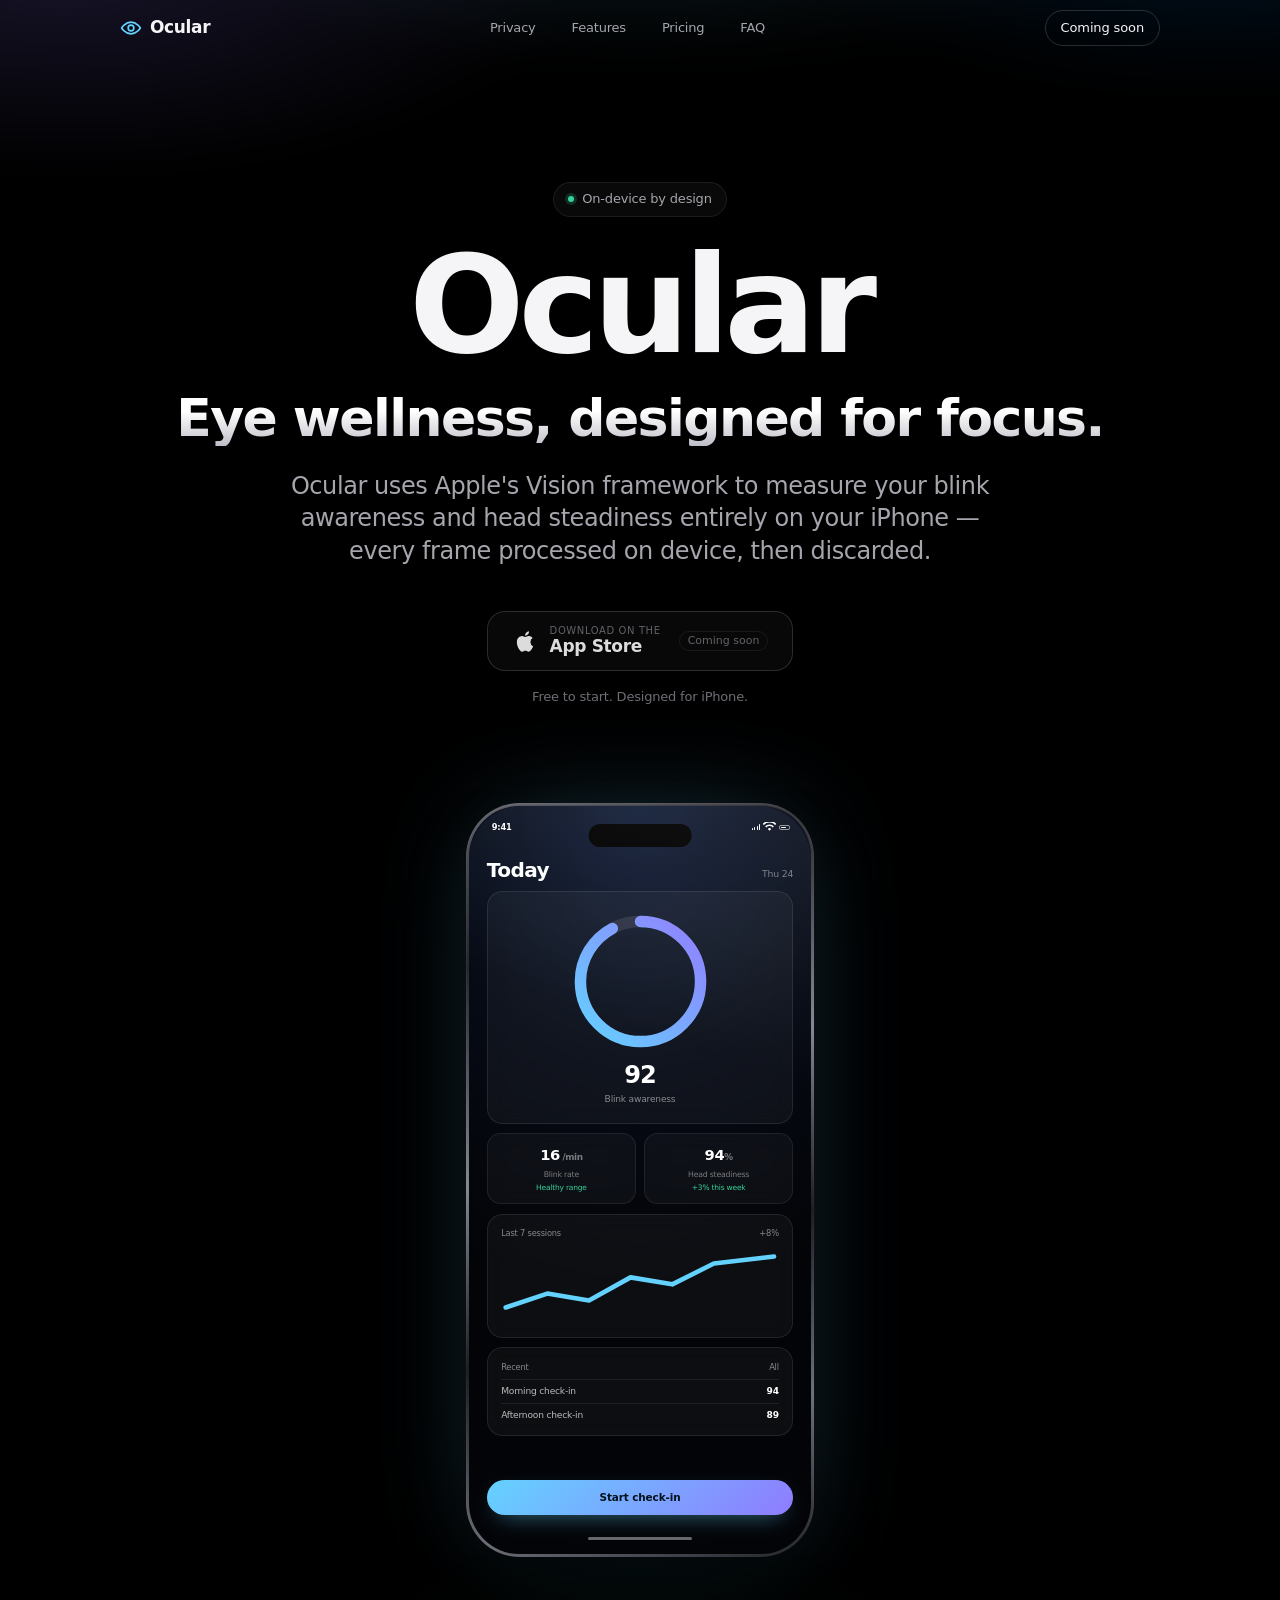
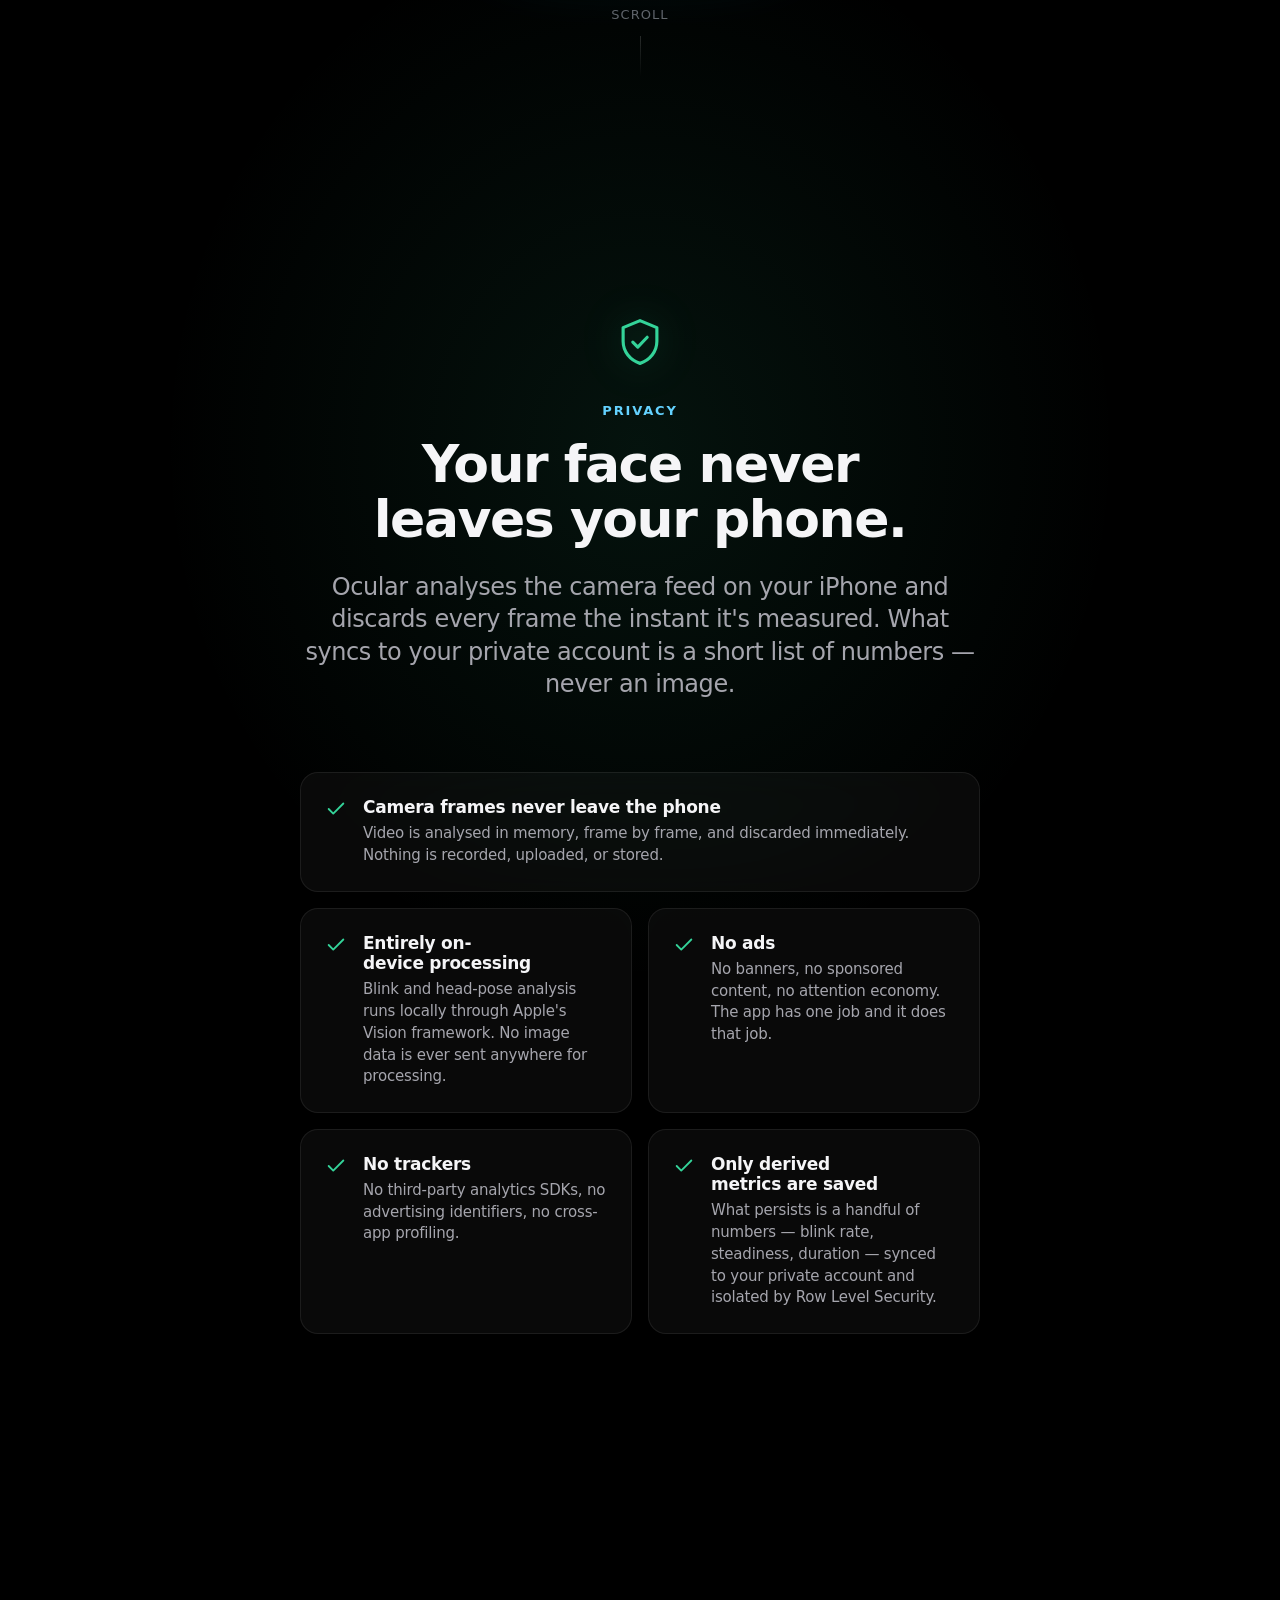
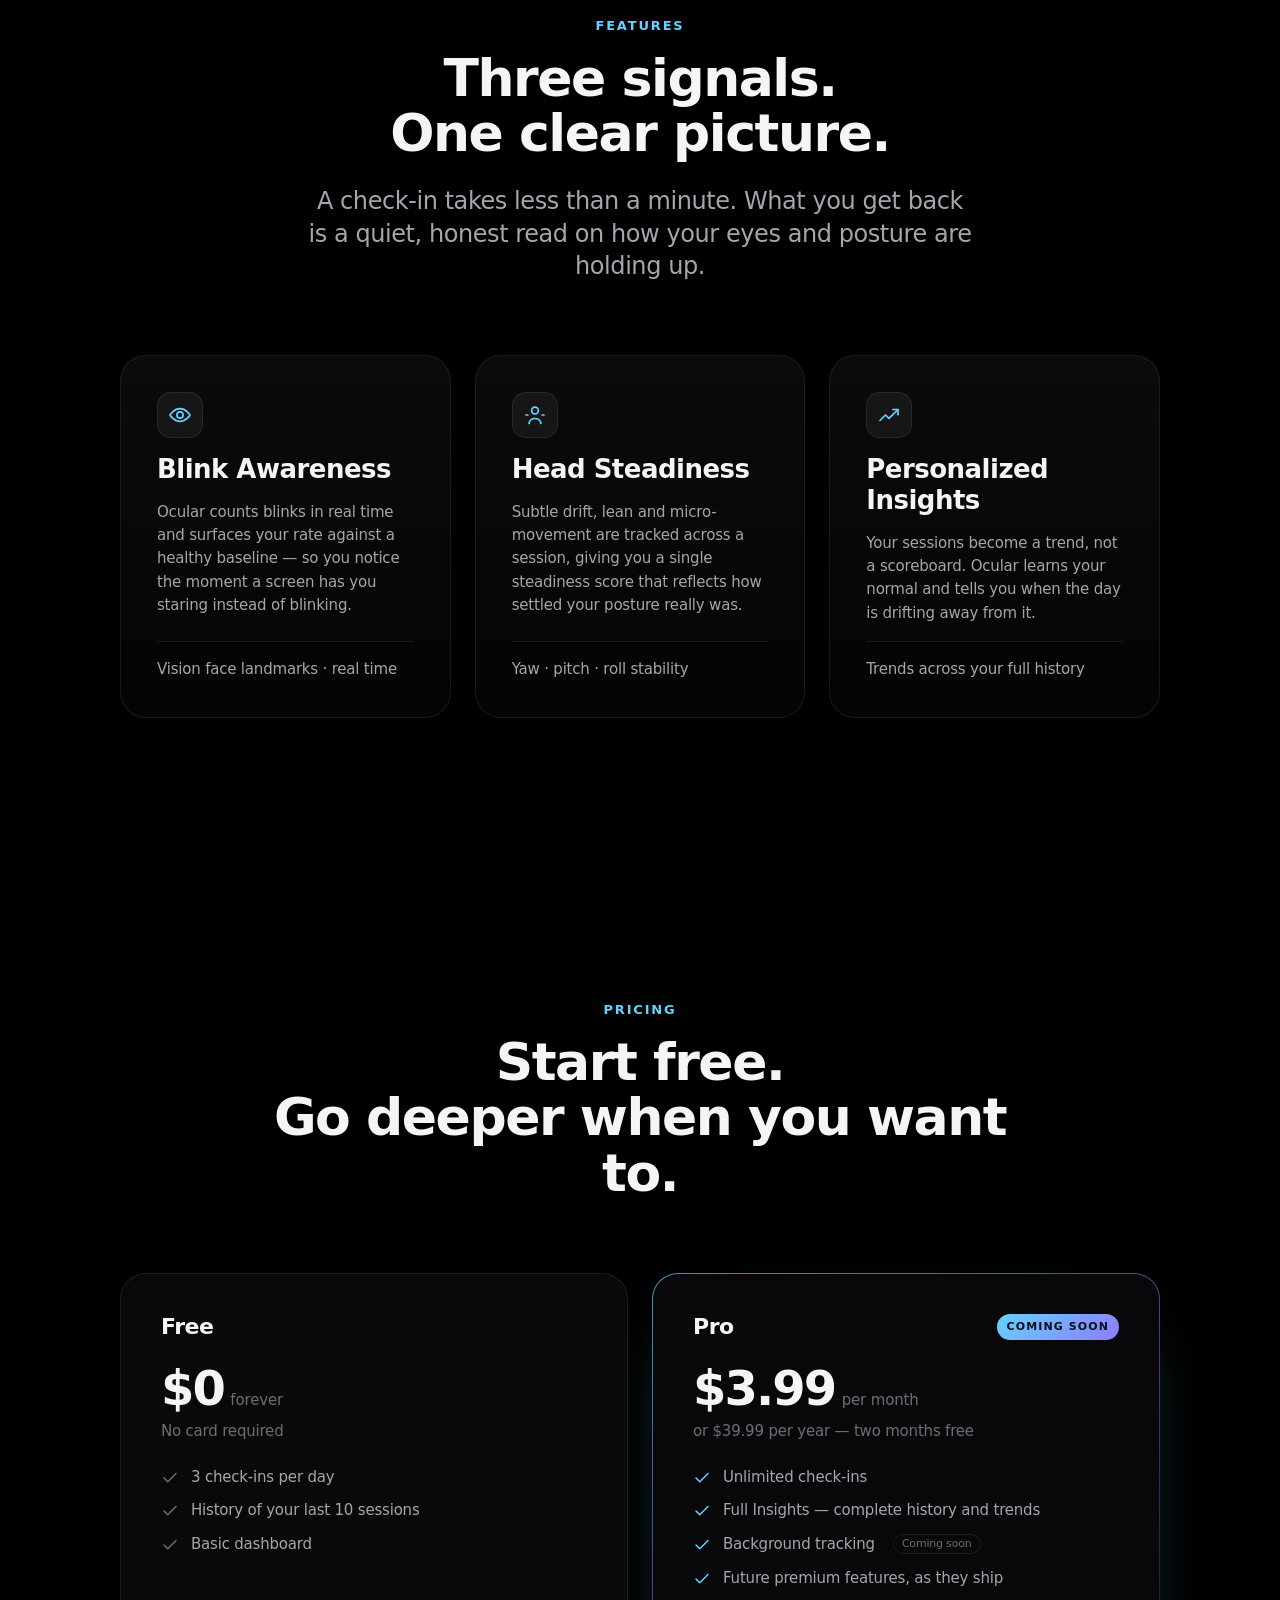
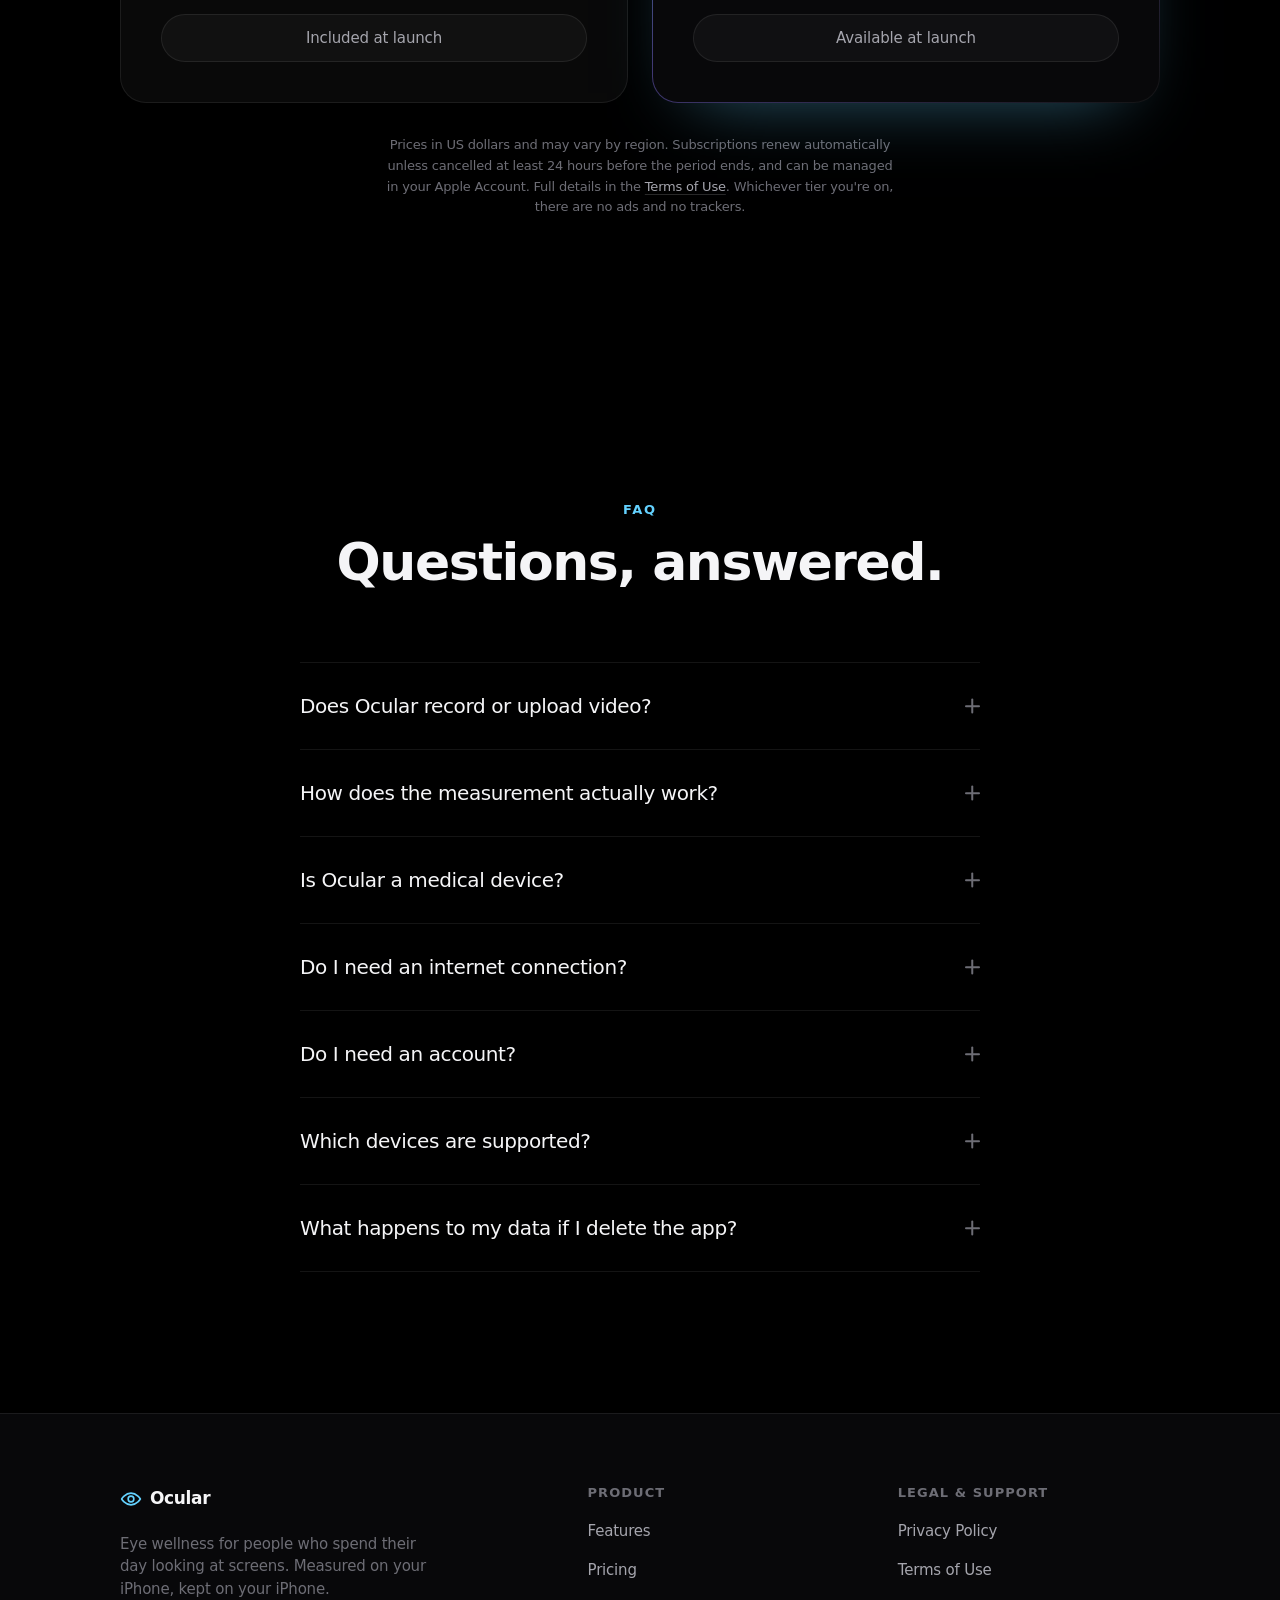
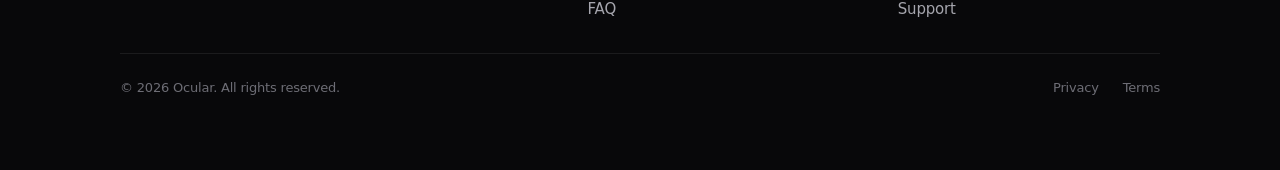
<file: index.html>
<!DOCTYPE html>
<html lang="en">
<head>
<meta charset="utf-8">
<meta name="viewport" content="width=device-width, initial-scale=1, viewport-fit=cover">
<title>Ocular — Eye wellness, designed for focus.</title>
<meta name="description" content="Ocular measures blink awareness and head steadiness entirely on your iPhone using Apple's Vision framework. Camera frames never leave your device.">
<meta name="theme-color" content="#000000">
<meta name="color-scheme" content="dark">
<meta name="robots" content="index, follow">
<link rel="canonical" href="https://ocular.app/">
<link rel="icon" href="data:image/svg+xml,%3Csvg xmlns='http://www.w3.org/2000/svg' viewBox='0 0 24 24' fill='none' stroke='%2364d2ff' stroke-width='2' stroke-linecap='round' stroke-linejoin='round'%3E%3Cpath d='M1.8 12S5.4 5.6 12 5.6 22.2 12 22.2 12 18.6 18.4 12 18.4 1.8 12 1.8 12Z'/%3E%3Ccircle cx='12' cy='12' r='3.1'/%3E%3C/svg%3E">
<link rel="apple-touch-icon" href="favicon.png">

<!-- Open Graph -->
<meta property="og:type" content="website">
<meta property="og:site_name" content="Ocular">
<meta property="og:url" content="https://ocular.app/">
<meta property="og:title" content="Ocular — Eye wellness, designed for focus.">
<meta property="og:description" content="Blink awareness and head steadiness, measured entirely on-device with Apple's Vision framework.">
<meta property="og:image" content="https://ocular.app/og.png">
<meta property="og:image:alt" content="Ocular for iPhone">
<meta property="og:locale" content="en_US">

<!-- Twitter -->
<meta name="twitter:card" content="summary_large_image">
<meta name="twitter:title" content="Ocular — Eye wellness, designed for focus.">
<meta name="twitter:description" content="Blink awareness and head steadiness, measured entirely on-device with Apple's Vision framework.">
<meta name="twitter:image" content="https://ocular.app/og.png">

<link rel="stylesheet" href="styles.css">
<script>document.documentElement.className = "js";</script>

<script type="application/ld+json">
{
  "@context": "https://schema.org",
  "@type": "SoftwareApplication",
  "name": "Ocular",
  "applicationCategory": "HealthApplication",
  "operatingSystem": "iOS",
  "description": "Ocular measures blink awareness and head steadiness entirely on-device using Apple's Vision framework.",
  "url": "https://ocular.app/",
  "offers": [
    {
      "@type": "Offer",
      "name": "Free",
      "price": "0",
      "priceCurrency": "USD"
    },
    {
      "@type": "Offer",
      "name": "Ocular Pro (monthly)",
      "price": "3.99",
      "priceCurrency": "USD"
    },
    {
      "@type": "Offer",
      "name": "Ocular Pro (yearly)",
      "price": "39.99",
      "priceCurrency": "USD"
    }
  ]
}
</script>
</head>

<body>
<a class="skip-link" href="#main">Skip to content</a>

<header class="nav" id="nav">
  <div class="container">
    <div class="nav__inner">
      <a class="brand" href="/" aria-label="Ocular — home">
        <svg class="brand__mark" viewBox="0 0 24 24" fill="none" stroke="currentColor" stroke-width="1.8" stroke-linecap="round" stroke-linejoin="round" aria-hidden="true">
          <path d="M1.8 12S5.4 5.6 12 5.6 22.2 12 22.2 12 18.6 18.4 12 18.4 1.8 12 1.8 12Z"/>
          <circle cx="12" cy="12" r="3.1"/>
        </svg>
        Ocular
      </a>

      <nav class="nav__links" aria-label="Primary">
        <a class="nav__link" href="#privacy">Privacy</a>
        <a class="nav__link" href="#features">Features</a>
        <a class="nav__link" href="#pricing">Pricing</a>
        <a class="nav__link" href="#faq">FAQ</a>
      </nav>

      <a class="btn btn--small btn--ghost nav__cta" href="#download">Coming soon</a>

      <button class="nav__toggle" id="navToggle" type="button" aria-expanded="false" aria-controls="navSheet" aria-label="Menu">
        <span></span>
        <span></span>
      </button>
    </div>
  </div>

  <div class="nav__sheet" id="navSheet">
    <div class="nav__sheet-inner">
      <div class="container">
        <ul>
          <li><a href="#privacy">Privacy</a></li>
          <li><a href="#features">Features</a></li>
          <li><a href="#pricing">Pricing</a></li>
          <li><a href="#faq">FAQ</a></li>
          <li><a href="privacy.html">Privacy Policy</a></li>
          <li><a href="terms.html">Terms of Use</a></li>
        </ul>
      </div>
    </div>
  </div>
</header>

<main id="main">

  <!-- ============================ Hero ============================ -->
  <section class="hero" aria-labelledby="hero-title">
    <div class="hero__glow" aria-hidden="true"></div>
    <div class="container">
      <p class="badge reveal">
        <span class="badge__dot" aria-hidden="true"></span>
        On-device by design
      </p>

      <h1 class="hero__title reveal" id="hero-title" style="--delay:60ms">Ocular</h1>

      <p class="hero__subtitle reveal" style="--delay:120ms">Eye wellness, designed for focus.</p>

      <p class="lead hero__copy reveal" style="--delay:180ms">
        Ocular uses Apple's Vision framework to measure your blink awareness and head
        steadiness entirely on your iPhone — every frame processed on device, then discarded.
      </p>

      <div class="hero__actions reveal" id="download" style="--delay:240ms">
        <button class="appstore" type="button" disabled>
          <svg viewBox="0 0 24 24" fill="currentColor" aria-hidden="true">
            <path d="M17.05 12.72a4.19 4.19 0 0 1 2-3.52 4.3 4.3 0 0 0-3.39-1.83c-1.43-.15-2.8.85-3.53.85s-1.85-.83-3.05-.81a4.51 4.51 0 0 0-3.8 2.32C3.63 12.6 4.85 17 6.44 19.4c.78 1.18 1.7 2.5 2.91 2.46s1.61-.76 3.02-.76 1.81.76 3.05.73 2.06-1.19 2.83-2.38a10.4 10.4 0 0 0 1.28-2.63 4.06 4.06 0 0 1-2.48-3.72ZM14.8 5.86A4.13 4.13 0 0 0 15.75 3a4.2 4.2 0 0 0-2.75 1.42 3.92 3.92 0 0 0-.98 2.78 3.47 3.47 0 0 0 2.78-1.34Z"/>
          </svg>
          <span class="appstore__text">
            <small>Download on the</small>
            <strong>App Store</strong>
          </span>
          <span class="soon">Coming soon</span>
        </button>
        <p class="cta-note">Free to start. Designed for iPhone.</p>
      </div>

      <div class="hero__device reveal" style="--delay:300ms">
        <!-- iPhone mockup placeholder — replace with a real screenshot when available -->
        <div class="phone" id="phone" role="img" aria-label="Ocular app preview: a Today screen showing a blink awareness score of 92, 16 blinks per minute, 94 percent head steadiness, and a session trend chart.">
          <div class="phone__screen">
            <div class="phone__island" aria-hidden="true"></div>

            <div class="phone__status" aria-hidden="true">
              <span>9:41</span>
              <span class="phone__status-icons">
                <span class="phone__bars"><i></i><i></i><i></i><i></i></span>
                <svg width="13" height="10" viewBox="0 0 16 12" fill="#fff"><path d="M8 10.5 5.9 8.4a3 3 0 0 1 4.2 0L8 10.5Zm-4-4-1.4-1.4a7.6 7.6 0 0 1 10.8 0L12 6.5a5.6 5.6 0 0 0-8 0ZM1 3.5-.4 2.1a11.6 11.6 0 0 1 16.8 0L15 3.5a9.6 9.6 0 0 0-14 0Z"/></svg>
                <span class="phone__battery"><i></i></span>
              </span>
            </div>

            <div class="phone__app">
              <div class="phone__greeting">
                <h3>Today</h3>
                <span>Thu 24</span>
              </div>

              <div class="phone__card phone__ring">
                <svg viewBox="0 0 100 100" aria-hidden="true">
                  <defs>
                    <linearGradient id="ocularRing" x1="0" y1="0" x2="1" y2="1">
                      <stop offset="0%" stop-color="#64d2ff"/>
                      <stop offset="100%" stop-color="#8f7cff"/>
                    </linearGradient>
                  </defs>
                  <circle class="phone__ring-track" cx="50" cy="50" r="42"/>
                  <circle class="phone__ring-value" cx="50" cy="50" r="42"/>
                </svg>
                <span class="phone__ring-label">
                  <strong>92</strong>
                  <span>Blink awareness</span>
                </span>
              </div>

              <div class="phone__stats">
                <div class="phone__card phone__stat">
                  <b>16<span style="font-size:.6em"> /min</span></b>
                  <span>Blink rate</span>
                  <i>Healthy range</i>
                </div>
                <div class="phone__card phone__stat">
                  <b>94<span style="font-size:.6em">%</span></b>
                  <span>Head steadiness</span>
                  <i>+3% this week</i>
                </div>
              </div>

              <div class="phone__card phone__wave">
                <div class="phone__wave-head">
                  <span>Last 7 sessions</span>
                  <span>+8%</span>
                </div>
                <svg viewBox="0 0 120 34" aria-hidden="true">
                  <path pathLength="100" d="M2 27 L20 21 L38 24 L56 14 L74 17 L92 8 L118 5"/>
                </svg>
              </div>

              <div class="phone__card phone__sessions">
                <div class="phone__wave-head">
                  <span>Recent</span>
                  <span>All</span>
                </div>
                <div class="phone__row"><span>Morning check-in</span><b>94</b></div>
                <div class="phone__row"><span>Afternoon check-in</span><b>89</b></div>
              </div>

              <span class="phone__cta">Start check-in</span>
              <div class="phone__home" aria-hidden="true"></div>
            </div>
          </div>
        </div>
      </div>

      <p class="scroll-cue reveal" aria-hidden="true">Scroll<span></span></p>
    </div>
  </section>

  <!-- ============================ Privacy ============================ -->
  <section class="section privacy" id="privacy" aria-labelledby="privacy-title">
    <div class="container container--narrow">
      <div class="section__head section__head--center">
        <svg class="privacy__shield reveal" viewBox="0 0 24 24" fill="none" stroke="currentColor" stroke-width="1.4" stroke-linecap="round" stroke-linejoin="round" aria-hidden="true">
          <path d="M12 2.5 4.5 5.6v6.1c0 4.6 3.1 8.4 7.5 9.8 4.4-1.4 7.5-5.2 7.5-9.8V5.6L12 2.5Z"/>
          <path d="m8.8 12.1 2.2 2.2 4.2-4.4"/>
        </svg>
        <span class="eyebrow reveal">Privacy</span>
        <h2 id="privacy-title" class="reveal" style="--delay:60ms">Your face never<br>leaves your phone.</h2>
        <p class="lead reveal" style="--delay:120ms">
          Ocular analyses the camera feed on your iPhone and discards every frame the
          instant it's measured. What syncs to your private account is a short list of
          numbers — never an image.
        </p>
      </div>

      <ul class="privacy__list">
        <li class="privacy__item reveal">
          <svg class="privacy__check" viewBox="0 0 24 24" fill="none" stroke="currentColor" stroke-width="2" stroke-linecap="round" stroke-linejoin="round" aria-hidden="true"><path d="M20 6 9 17l-5-5"/></svg>
          <div>
            <h3>Camera frames never leave the phone</h3>
            <p>Video is analysed in memory, frame by frame, and discarded immediately. Nothing is recorded, uploaded, or stored.</p>
          </div>
        </li>
        <li class="privacy__item reveal" style="--delay:60ms">
          <svg class="privacy__check" viewBox="0 0 24 24" fill="none" stroke="currentColor" stroke-width="2" stroke-linecap="round" stroke-linejoin="round" aria-hidden="true"><path d="M20 6 9 17l-5-5"/></svg>
          <div>
            <h3>Entirely on-device processing</h3>
            <p>Blink and head-pose analysis runs locally through Apple's Vision framework. No image data is ever sent anywhere for processing.</p>
          </div>
        </li>
        <li class="privacy__item reveal" style="--delay:120ms">
          <svg class="privacy__check" viewBox="0 0 24 24" fill="none" stroke="currentColor" stroke-width="2" stroke-linecap="round" stroke-linejoin="round" aria-hidden="true"><path d="M20 6 9 17l-5-5"/></svg>
          <div>
            <h3>No ads</h3>
            <p>No banners, no sponsored content, no attention economy. The app has one job and it does that job.</p>
          </div>
        </li>
        <li class="privacy__item reveal" style="--delay:180ms">
          <svg class="privacy__check" viewBox="0 0 24 24" fill="none" stroke="currentColor" stroke-width="2" stroke-linecap="round" stroke-linejoin="round" aria-hidden="true"><path d="M20 6 9 17l-5-5"/></svg>
          <div>
            <h3>No trackers</h3>
            <p>No third-party analytics SDKs, no advertising identifiers, no cross-app profiling.</p>
          </div>
        </li>
        <li class="privacy__item reveal" style="--delay:240ms">
          <svg class="privacy__check" viewBox="0 0 24 24" fill="none" stroke="currentColor" stroke-width="2" stroke-linecap="round" stroke-linejoin="round" aria-hidden="true"><path d="M20 6 9 17l-5-5"/></svg>
          <div>
            <h3>Only derived metrics are saved</h3>
            <p>What persists is a handful of numbers — blink rate, steadiness, duration — synced to your private account and isolated by Row Level Security.</p>
          </div>
        </li>
      </ul>
    </div>
  </section>

  <!-- ============================ Features ============================ -->
  <section class="section" id="features" aria-labelledby="features-title">
    <div class="container">
      <div class="section__head section__head--center">
        <span class="eyebrow reveal">Features</span>
        <h2 id="features-title" class="reveal" style="--delay:60ms">Three signals.<br>One clear picture.</h2>
        <p class="lead reveal" style="--delay:120ms">
          A check-in takes less than a minute. What you get back is a quiet, honest read
          on how your eyes and posture are holding up.
        </p>
      </div>

      <div class="features__grid">
        <article class="card reveal">
          <div class="card__icon" aria-hidden="true">
            <svg viewBox="0 0 24 24" fill="none" stroke="currentColor" stroke-width="1.7" stroke-linecap="round" stroke-linejoin="round">
              <path d="M2 12s3.6-6.4 10-6.4S22 12 22 12s-3.6 6.4-10 6.4S2 12 2 12Z"/>
              <circle cx="12" cy="12" r="3.1"/>
            </svg>
          </div>
          <h3>Blink Awareness</h3>
          <p>
            Ocular counts blinks in real time and surfaces your rate against a healthy
            baseline — so you notice the moment a screen has you staring instead of blinking.
          </p>
          <p class="card__meta">Vision face landmarks · real time</p>
        </article>

        <article class="card reveal" style="--delay:80ms">
          <div class="card__icon" aria-hidden="true">
            <svg viewBox="0 0 24 24" fill="none" stroke="currentColor" stroke-width="1.7" stroke-linecap="round" stroke-linejoin="round">
              <circle cx="12" cy="7.5" r="3.4"/>
              <path d="M6 20.5c.6-3.3 3-5 6-5s5.4 1.7 6 5"/>
              <path d="M3 12h1.8M19.2 12H21"/>
            </svg>
          </div>
          <h3>Head Steadiness</h3>
          <p>
            Subtle drift, lean and micro-movement are tracked across a session, giving you
            a single steadiness score that reflects how settled your posture really was.
          </p>
          <p class="card__meta">Yaw · pitch · roll stability</p>
        </article>

        <article class="card reveal" style="--delay:160ms">
          <div class="card__icon" aria-hidden="true">
            <svg viewBox="0 0 24 24" fill="none" stroke="currentColor" stroke-width="1.7" stroke-linecap="round" stroke-linejoin="round">
              <path d="M3 17.5 8.5 12l3.5 3.4L21 6.5"/>
              <path d="M15.8 6.5H21v5.2"/>
            </svg>
          </div>
          <h3>Personalized Insights</h3>
          <p>
            Your sessions become a trend, not a scoreboard. Ocular learns your normal and
            tells you when the day is drifting away from it.
          </p>
          <p class="card__meta">Trends across your full history</p>
        </article>
      </div>
    </div>
  </section>

  <!-- ============================ Pricing ============================ -->
  <section class="section" id="pricing" aria-labelledby="pricing-title">
    <div class="container">
      <div class="section__head section__head--center">
        <span class="eyebrow reveal">Pricing</span>
        <h2 id="pricing-title" class="reveal" style="--delay:60ms">Start free.<br>Go deeper when you want to.</h2>
      </div>

      <div class="pricing__grid">
        <article class="plan reveal" aria-labelledby="plan-free">
          <div class="plan__head">
            <h3 class="plan__name" id="plan-free">Free</h3>
          </div>

          <p class="plan__price">$0 <span>forever</span></p>
          <p class="plan__alt">No card required</p>

          <ul class="plan__features">
            <li>
              <svg viewBox="0 0 24 24" fill="none" stroke="currentColor" stroke-width="2" stroke-linecap="round" stroke-linejoin="round" aria-hidden="true"><path d="M20 6 9 17l-5-5"/></svg>
              3 check-ins per day
            </li>
            <li>
              <svg viewBox="0 0 24 24" fill="none" stroke="currentColor" stroke-width="2" stroke-linecap="round" stroke-linejoin="round" aria-hidden="true"><path d="M20 6 9 17l-5-5"/></svg>
              History of your last 10 sessions
            </li>
            <li>
              <svg viewBox="0 0 24 24" fill="none" stroke="currentColor" stroke-width="2" stroke-linecap="round" stroke-linejoin="round" aria-hidden="true"><path d="M20 6 9 17l-5-5"/></svg>
              Basic dashboard
            </li>
          </ul>

          <p class="btn btn--muted">Included at launch</p>
        </article>

        <article class="plan plan--pro reveal" style="--delay:80ms" aria-labelledby="plan-pro">
          <div class="plan__head">
            <h3 class="plan__name" id="plan-pro">Pro</h3>
            <span class="plan__tag">Coming soon</span>
          </div>

          <p class="plan__price">$3.99 <span>per month</span></p>
          <p class="plan__alt">or $39.99 per year — two months free</p>

          <ul class="plan__features">
            <li>
              <svg viewBox="0 0 24 24" fill="none" stroke="currentColor" stroke-width="2" stroke-linecap="round" stroke-linejoin="round" aria-hidden="true"><path d="M20 6 9 17l-5-5"/></svg>
              Unlimited check-ins
            </li>
            <li>
              <svg viewBox="0 0 24 24" fill="none" stroke="currentColor" stroke-width="2" stroke-linecap="round" stroke-linejoin="round" aria-hidden="true"><path d="M20 6 9 17l-5-5"/></svg>
              Full Insights — complete history and trends
            </li>
            <li>
              <svg viewBox="0 0 24 24" fill="none" stroke="currentColor" stroke-width="2" stroke-linecap="round" stroke-linejoin="round" aria-hidden="true"><path d="M20 6 9 17l-5-5"/></svg>
              Background tracking <span class="soon">Coming soon</span>
            </li>
            <li>
              <svg viewBox="0 0 24 24" fill="none" stroke="currentColor" stroke-width="2" stroke-linecap="round" stroke-linejoin="round" aria-hidden="true"><path d="M20 6 9 17l-5-5"/></svg>
              Future premium features, as they ship
            </li>
          </ul>

          <p class="btn btn--muted">Available at launch</p>
        </article>
      </div>

      <p class="pricing__note">
        Prices in US dollars and may vary by region. Subscriptions renew automatically unless
        cancelled at least 24 hours before the period ends, and can be managed in your Apple
        Account. Full details in the <a href="terms.html#subscriptions">Terms of Use</a>.
        Whichever tier you're on, there are no ads and no trackers.
      </p>
    </div>
  </section>

  <!-- ============================ FAQ ============================ -->
  <section class="section" id="faq" aria-labelledby="faq-title">
    <div class="container container--narrow">
      <div class="section__head section__head--center">
        <span class="eyebrow reveal">FAQ</span>
        <h2 id="faq-title" class="reveal" style="--delay:60ms">Questions, answered.</h2>
      </div>

      <div class="faq__list" id="faq-list">
        <details class="faq__item reveal">
          <summary class="faq__q">
            Does Ocular record or upload video?
            <span class="faq__icon" aria-hidden="true"></span>
          </summary>
          <div class="faq__a"><div class="faq__a-inner">
            <p>No. Frames from the front camera are analysed in memory and released straight away — nothing is recorded, and no photo or video is ever uploaded. When a session ends, only the numeric results sync to your account: blink rate, blink consistency, head steadiness, duration and timestamps.</p>
          </div></div>
        </details>

        <details class="faq__item reveal">
          <summary class="faq__q">
            How does the measurement actually work?
            <span class="faq__icon" aria-hidden="true"></span>
          </summary>
          <div class="faq__a"><div class="faq__a-inner">
            <p>Ocular uses Apple's Vision framework to detect face landmarks and head pose on-device. Eyelid geometry over time gives blink events; yaw, pitch and roll variance over the session gives head steadiness. Everything runs on the Neural Engine, so it's fast and battery-friendly.</p>
          </div></div>
        </details>

        <details class="faq__item reveal">
          <summary class="faq__q">
            Is Ocular a medical device?
            <span class="faq__icon" aria-hidden="true"></span>
          </summary>
          <div class="faq__a"><div class="faq__a-inner">
            <p>No. Ocular is a wellness app for general awareness of screen habits. It doesn't diagnose, treat, or prevent any condition. If your eyes hurt, your vision changes, or symptoms persist, please talk to an eye care professional.</p>
          </div></div>
        </details>

        <details class="faq__item reveal">
          <summary class="faq__q">
            Do I need an internet connection?
            <span class="faq__icon" aria-hidden="true"></span>
          </summary>
          <div class="faq__a"><div class="faq__a-inner">
            <p>Measurement is local, so a check-in itself works offline. Signing in and syncing finished sessions do need a connection — sessions you record offline sync once you're back online.</p>
          </div></div>
        </details>

        <details class="faq__item reveal">
          <summary class="faq__q">
            Do I need an account?
            <span class="faq__icon" aria-hidden="true"></span>
          </summary>
          <div class="faq__a"><div class="faq__a-inner">
            <p>Yes. An account is what lets your history follow you and survive a lost or replaced phone. Sign-in is handled by Supabase Auth, and your sessions are isolated at the database level by Row Level Security, so no other user can read them. You can delete the account and everything in it at any time.</p>
          </div></div>
        </details>

        <details class="faq__item reveal">
          <summary class="faq__q">
            Which devices are supported?
            <span class="faq__icon" aria-hidden="true"></span>
          </summary>
          <div class="faq__a"><div class="faq__a-inner">
            <p>Ocular is built for iPhone with a front-facing camera. The exact iOS version and supported device list are shown on the App Store listing.</p>
          </div></div>
        </details>

        <details class="faq__item reveal">
          <summary class="faq__q">
            What happens to my data if I delete the app?
            <span class="faq__icon" aria-hidden="true"></span>
          </summary>
          <div class="faq__a"><div class="faq__a-inner">
            <p>Your sessions belong to your account, so removing the app doesn't erase them. From inside Ocular you can export your data, delete a single session, delete every session, or permanently delete your account. See the <a href="privacy.html#deletion">Privacy Policy</a> for details.</p>
          </div></div>
        </details>
      </div>
    </div>
  </section>
</main>

<!-- ============================ Footer ============================ -->
<footer class="footer">
  <div class="container">
    <div class="footer__top">
      <div>
        <a class="brand" href="/" aria-label="Ocular — home">
          <svg class="brand__mark" viewBox="0 0 24 24" fill="none" stroke="currentColor" stroke-width="1.8" stroke-linecap="round" stroke-linejoin="round" aria-hidden="true">
            <path d="M1.8 12S5.4 5.6 12 5.6 22.2 12 22.2 12 18.6 18.4 12 18.4 1.8 12 1.8 12Z"/>
            <circle cx="12" cy="12" r="3.1"/>
          </svg>
          Ocular
        </a>
        <p class="footer__blurb">Eye wellness for people who spend their day looking at screens. Measured on your iPhone, kept on your iPhone.</p>
      </div>

      <div class="footer__col">
        <h2>Product</h2>
        <ul class="footer__links">
          <li><a href="#features">Features</a></li>
          <li><a href="#pricing">Pricing</a></li>
          <li><a href="#faq">FAQ</a></li>
        </ul>
      </div>

      <div class="footer__col">
        <h2>Legal &amp; support</h2>
        <ul class="footer__links">
          <li><a href="privacy.html">Privacy Policy</a></li>
          <li><a href="terms.html">Terms of Use</a></li>
          <li><a href="mailto:oculapp@gmail.com">Support</a></li>
        </ul>
      </div>
    </div>

    <div class="footer__bottom">
      <p>&copy; <span id="year">2026</span> Ocular. All rights reserved.</p>
      <p class="footer__legal">
        <a href="privacy.html">Privacy</a>
        <a href="terms.html">Terms</a>
      </p>
    </div>
  </div>
</footer>

<script>
(function () {
  "use strict";

  var reduceMotion = window.matchMedia("(prefers-reduced-motion: reduce)").matches;

  /* ---- Footer year ---- */
  var year = document.getElementById("year");
  if (year) year.textContent = new Date().getFullYear();

  /* ---- Sticky nav state ---- */
  var nav = document.getElementById("nav");
  var ticking = false;

  function onScroll() {
    if (ticking) return;
    ticking = true;
    requestAnimationFrame(function () {
      nav.classList.toggle("is-scrolled", window.scrollY > 8);
      ticking = false;
    });
  }

  window.addEventListener("scroll", onScroll, { passive: true });
  onScroll();

  /* ---- Mobile menu ---- */
  var toggle = document.getElementById("navToggle");
  var sheet = document.getElementById("navSheet");

  function closeMenu() {
    nav.classList.remove("is-open");
    toggle.setAttribute("aria-expanded", "false");
  }

  toggle.addEventListener("click", function () {
    var open = nav.classList.toggle("is-open");
    toggle.setAttribute("aria-expanded", String(open));
  });

  sheet.addEventListener("click", function (e) {
    if (e.target.closest("a")) closeMenu();
  });

  document.addEventListener("keydown", function (e) {
    if (e.key === "Escape" && nav.classList.contains("is-open")) {
      closeMenu();
      toggle.focus();
    }
  });

  /* ---- Scroll reveal ---- */
  var revealables = document.querySelectorAll(".reveal");

  if (!("IntersectionObserver" in window) || reduceMotion) {
    revealables.forEach(function (el) { el.classList.add("is-visible"); });
  } else {
    var observer = new IntersectionObserver(function (entries) {
      entries.forEach(function (entry) {
        if (!entry.isIntersecting) return;
        entry.target.classList.add("is-visible");
        observer.unobserve(entry.target);
      });
    }, { rootMargin: "0px 0px -8% 0px", threshold: 0.12 });

    revealables.forEach(function (el) { observer.observe(el); });
  }

  /* ---- Card cursor spotlight (fine pointers only) ---- */
  if (window.matchMedia("(hover: hover) and (pointer: fine)").matches) {
    document.querySelectorAll(".card").forEach(function (card) {
      card.addEventListener("pointermove", function (e) {
        var r = card.getBoundingClientRect();
        card.style.setProperty("--mx", (e.clientX - r.left) + "px");
        card.style.setProperty("--my", (e.clientY - r.top) + "px");
      });
    });
  }

  /* ---- Animated FAQ accordion (keeps native <details> semantics) ---- */
  document.querySelectorAll(".faq__item").forEach(function (item) {
    var summary = item.querySelector(".faq__q");

    summary.addEventListener("click", function (e) {
      if (!item.open || reduceMotion) return;

      // Delay the close so the height transition can play out.
      e.preventDefault();
      item.classList.add("is-closing");

      var panel = item.querySelector(".faq__a");
      var done = function () {
        item.open = false;
        item.classList.remove("is-closing");
        panel.removeEventListener("transitionend", done);
      };

      panel.addEventListener("transitionend", done);
      setTimeout(done, 500); // fallback if transitionend never fires
    });
  });

  /* ---- Gentle hero parallax on the device ---- */
  var phone = document.getElementById("phone");

  if (phone && !reduceMotion && window.matchMedia("(min-width: 800px)").matches) {
    var raf = false;
    window.addEventListener("scroll", function () {
      if (raf) return;
      raf = true;
      requestAnimationFrame(function () {
        var offset = Math.min(window.scrollY * 0.06, 40);
        phone.style.setProperty("--float", -offset + "px");
        raf = false;
      });
    }, { passive: true });
  }
})();
</script>
</body>
</html>
</file>
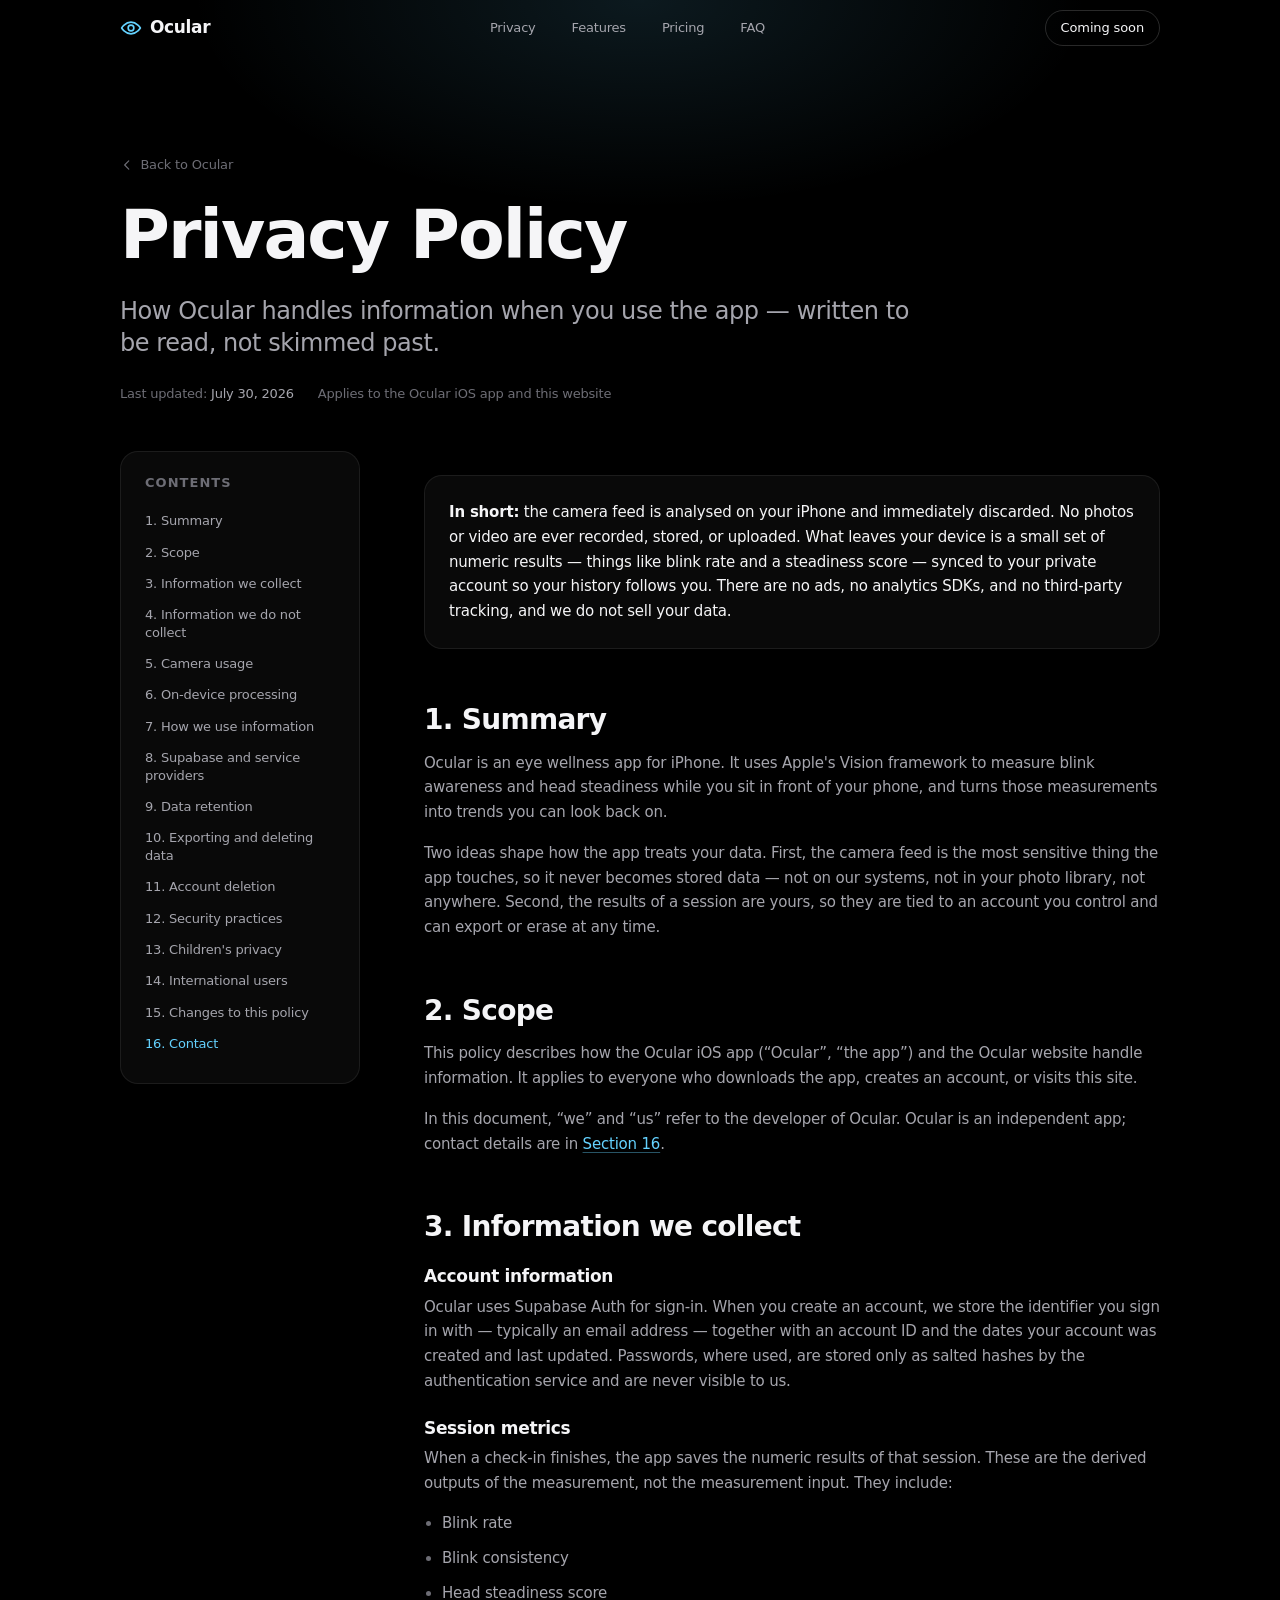
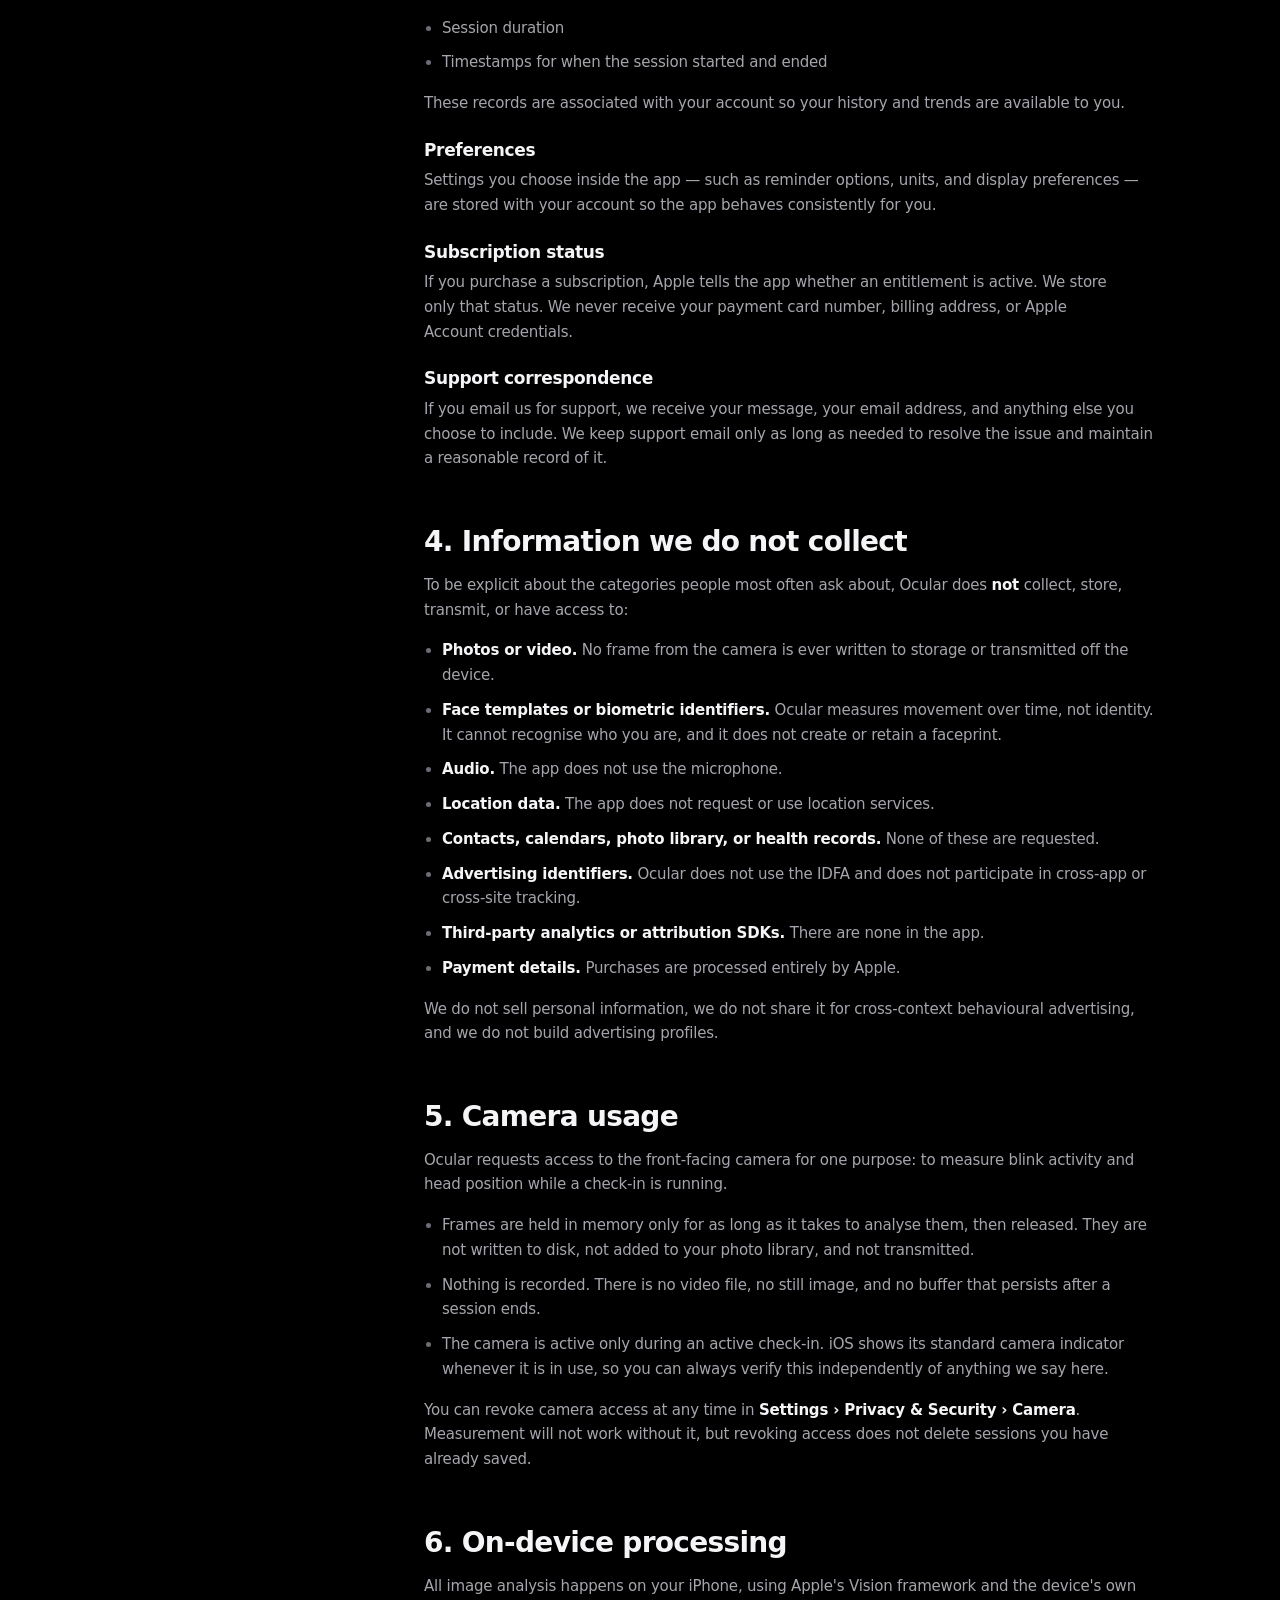
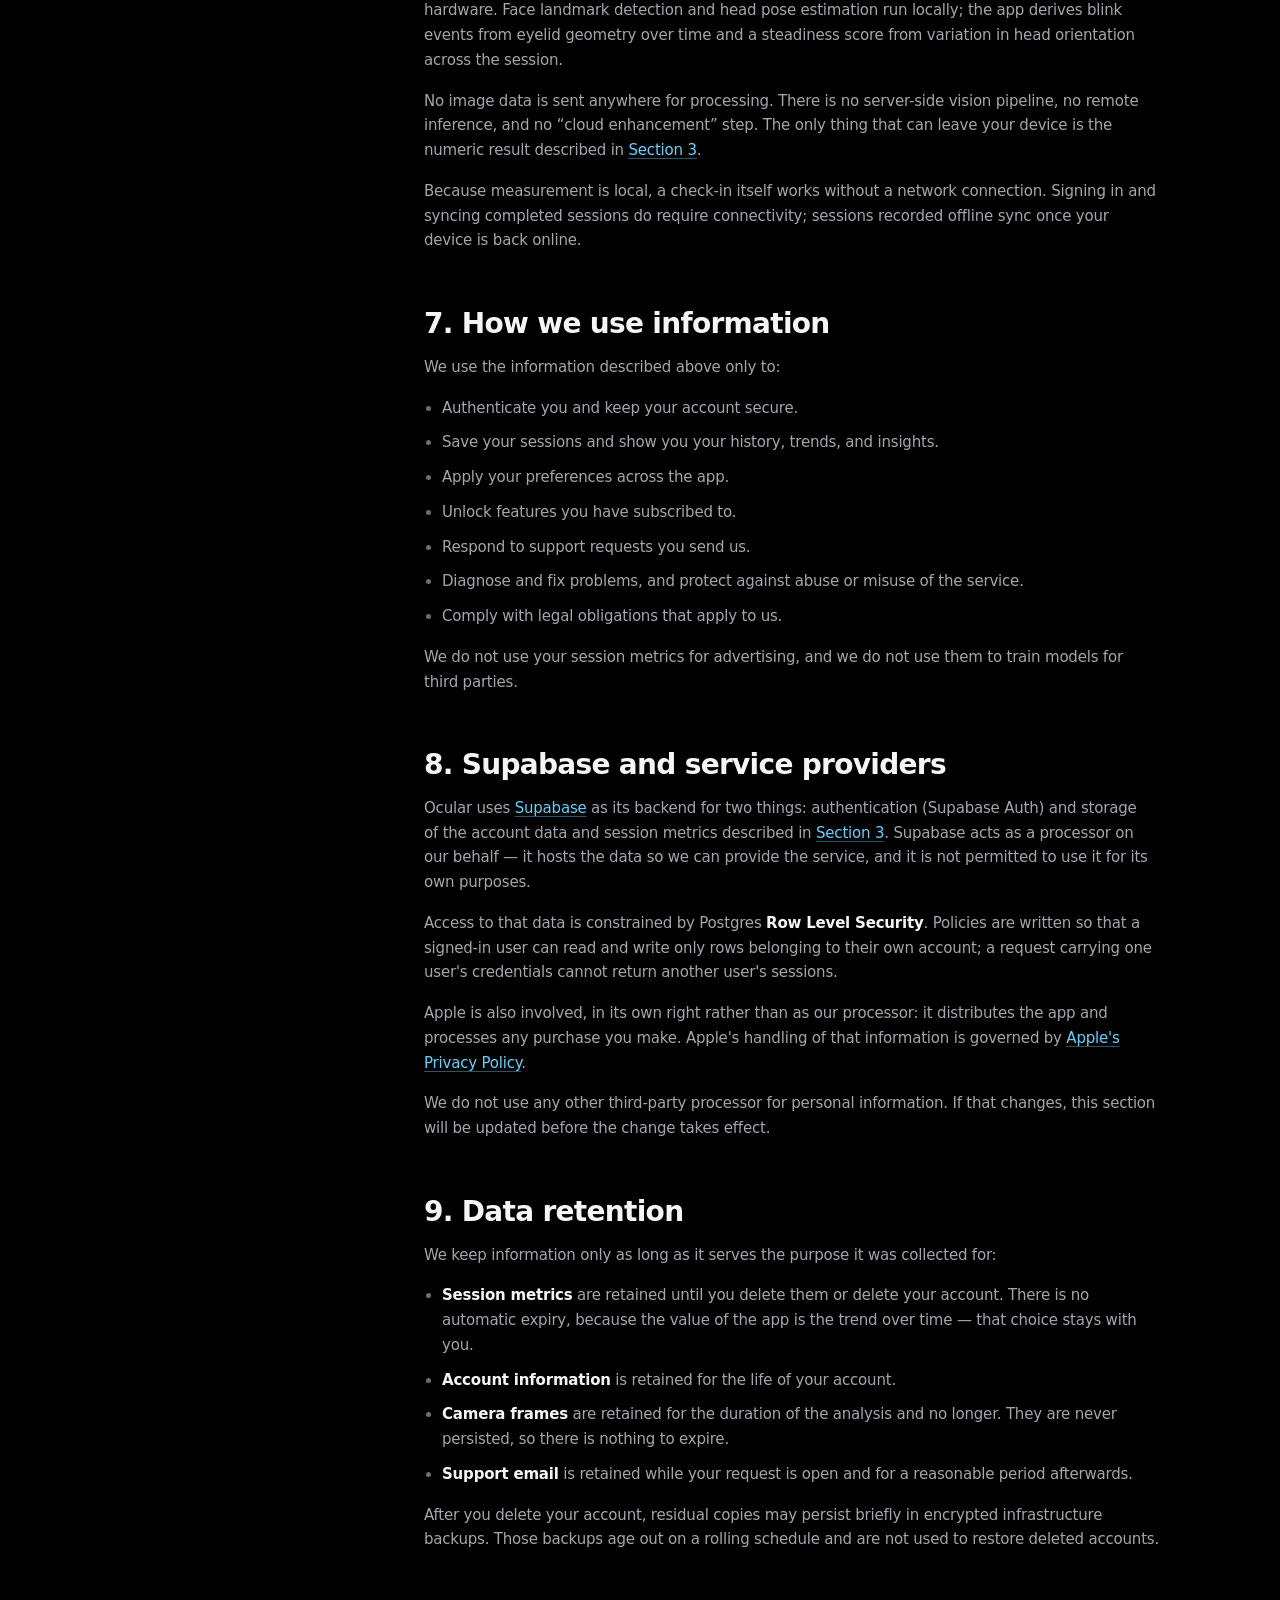
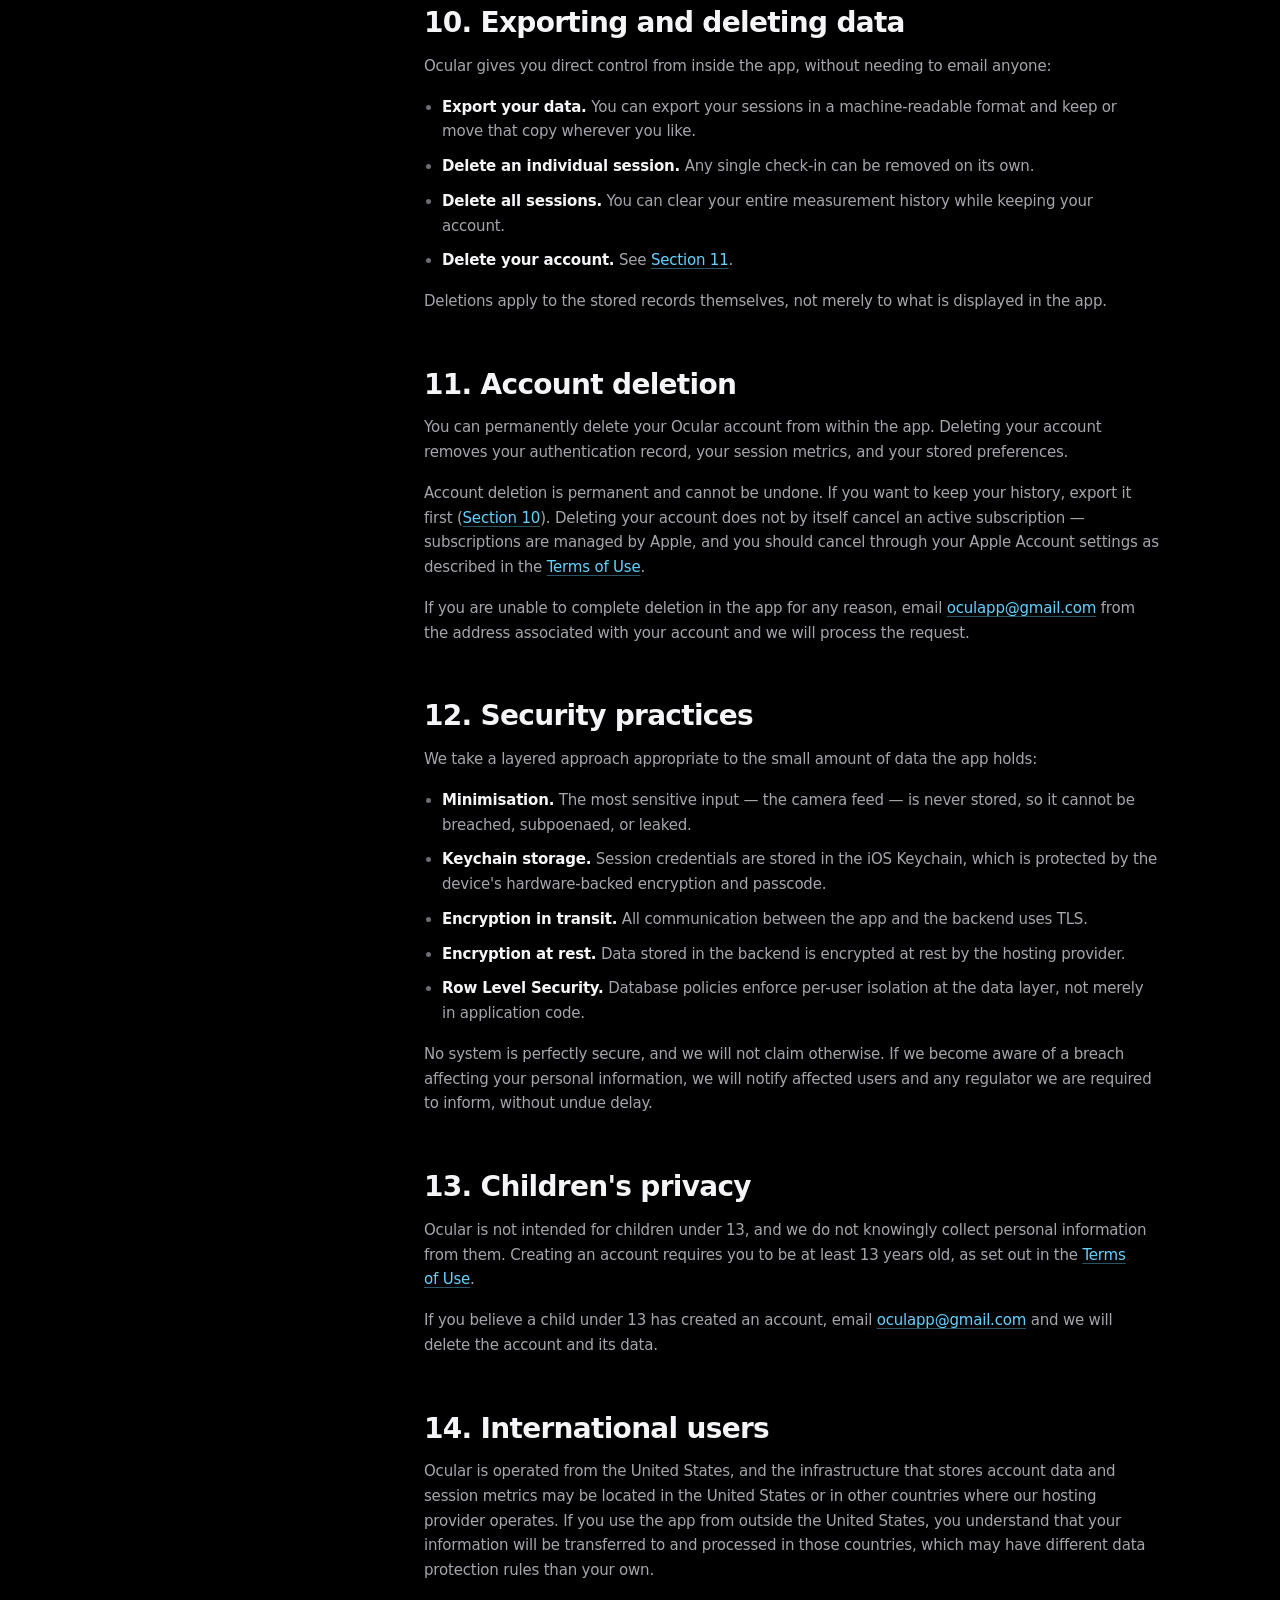
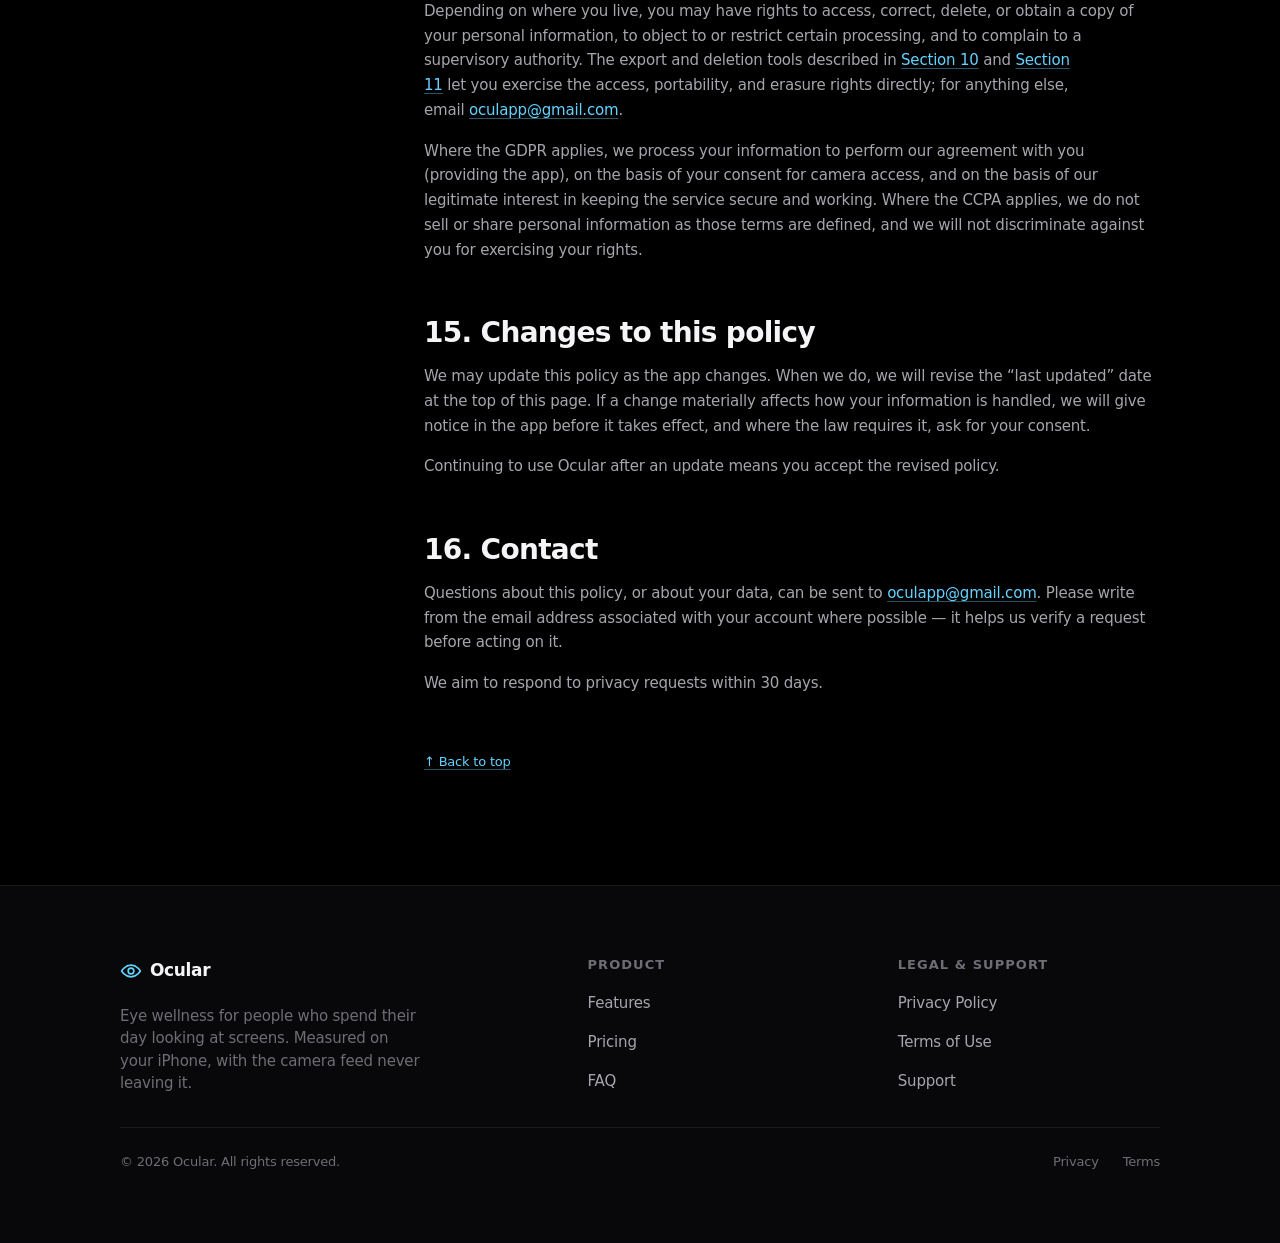
<file: privacy.html>
<!DOCTYPE html>
<html lang="en">
<head>
<meta charset="utf-8">
<meta name="viewport" content="width=device-width, initial-scale=1, viewport-fit=cover">
<title>Privacy Policy — Ocular</title>
<meta name="description" content="How Ocular handles your data: camera frames are processed on-device and never stored or uploaded. Only derived session metrics sync to your account.">
<meta name="theme-color" content="#000000">
<meta name="color-scheme" content="dark">
<meta name="robots" content="index, follow">
<link rel="canonical" href="https://ocular.app/privacy.html">
<link rel="icon" href="data:image/svg+xml,%3Csvg xmlns='http://www.w3.org/2000/svg' viewBox='0 0 24 24' fill='none' stroke='%2364d2ff' stroke-width='2' stroke-linecap='round' stroke-linejoin='round'%3E%3Cpath d='M1.8 12S5.4 5.6 12 5.6 22.2 12 22.2 12 18.6 18.4 12 18.4 1.8 12 1.8 12Z'/%3E%3Ccircle cx='12' cy='12' r='3.1'/%3E%3C/svg%3E">
<link rel="apple-touch-icon" href="favicon.png">

<meta property="og:type" content="article">
<meta property="og:site_name" content="Ocular">
<meta property="og:url" content="https://ocular.app/privacy.html">
<meta property="og:title" content="Privacy Policy — Ocular">
<meta property="og:description" content="Camera frames are processed on-device and never stored or uploaded. Only derived session metrics sync to your account.">
<meta name="twitter:card" content="summary">

<link rel="stylesheet" href="styles.css">
<script>document.documentElement.className = "js";</script>
</head>

<body>
<a class="skip-link" href="#main">Skip to content</a>

<header class="nav" id="nav">
  <div class="container">
    <div class="nav__inner">
      <a class="brand" href="index.html" aria-label="Ocular — home">
        <svg class="brand__mark" viewBox="0 0 24 24" fill="none" stroke="currentColor" stroke-width="1.8" stroke-linecap="round" stroke-linejoin="round" aria-hidden="true">
          <path d="M1.8 12S5.4 5.6 12 5.6 22.2 12 22.2 12 18.6 18.4 12 18.4 1.8 12 1.8 12Z"/>
          <circle cx="12" cy="12" r="3.1"/>
        </svg>
        Ocular
      </a>

      <nav class="nav__links" aria-label="Primary">
        <a class="nav__link" href="index.html#privacy">Privacy</a>
        <a class="nav__link" href="index.html#features">Features</a>
        <a class="nav__link" href="index.html#pricing">Pricing</a>
        <a class="nav__link" href="index.html#faq">FAQ</a>
      </nav>

      <a class="btn btn--small btn--ghost nav__cta" href="index.html#download">Coming soon</a>

      <button class="nav__toggle" id="navToggle" type="button" aria-expanded="false" aria-controls="navSheet" aria-label="Menu">
        <span></span>
        <span></span>
      </button>
    </div>
  </div>

  <div class="nav__sheet" id="navSheet">
    <div class="nav__sheet-inner">
      <div class="container">
        <ul>
          <li><a href="index.html#privacy">Privacy</a></li>
          <li><a href="index.html#features">Features</a></li>
          <li><a href="index.html#pricing">Pricing</a></li>
          <li><a href="index.html#faq">FAQ</a></li>
          <li><a href="privacy.html">Privacy Policy</a></li>
          <li><a href="terms.html">Terms of Use</a></li>
        </ul>
      </div>
    </div>
  </div>
</header>

<main id="main">
  <section class="legal-hero">
    <div class="container">
      <a class="back-link" href="index.html">
        <svg viewBox="0 0 24 24" fill="none" stroke="currentColor" stroke-width="2" stroke-linecap="round" stroke-linejoin="round" aria-hidden="true"><path d="M15 5 8 12l7 7"/></svg>
        Back to Ocular
      </a>
      <h1>Privacy Policy</h1>
      <p class="lead">How Ocular handles information when you use the app — written to be read, not skimmed past.</p>
      <p class="legal-hero__meta">
        <span>Last updated: <time datetime="2026-07-30">July 30, 2026</time></span>
        <span>Applies to the Ocular iOS app and this website</span>
      </p>
    </div>
  </section>

  <div class="container">
    <div class="legal-layout">

      <aside class="toc" aria-labelledby="toc-title">
        <h2 id="toc-title">Contents</h2>
        <nav aria-labelledby="toc-title">
          <ol>
            <li><a href="#summary">1. Summary</a></li>
            <li><a href="#scope">2. Scope</a></li>
            <li><a href="#collect">3. Information we collect</a></li>
            <li><a href="#not-collect">4. Information we do not collect</a></li>
            <li><a href="#camera">5. Camera usage</a></li>
            <li><a href="#on-device">6. On-device processing</a></li>
            <li><a href="#use">7. How we use information</a></li>
            <li><a href="#supabase">8. Supabase and service providers</a></li>
            <li><a href="#retention">9. Data retention</a></li>
            <li><a href="#deletion">10. Exporting and deleting data</a></li>
            <li><a href="#account-deletion">11. Account deletion</a></li>
            <li><a href="#security">12. Security practices</a></li>
            <li><a href="#children">13. Children's privacy</a></li>
            <li><a href="#international">14. International users</a></li>
            <li><a href="#changes">15. Changes to this policy</a></li>
            <li><a href="#contact">16. Contact</a></li>
          </ol>
        </nav>
      </aside>

      <div class="prose">

        <div class="callout">
          <p><strong>In short:</strong> the camera feed is analysed on your iPhone and immediately discarded. No photos or video are ever recorded, stored, or uploaded. What leaves your device is a small set of numeric results — things like blink rate and a steadiness score — synced to your private account so your history follows you. There are no ads, no analytics SDKs, and no third-party tracking, and we do not sell your data.</p>
        </div>

        <section id="summary">
          <h2>1. Summary <a class="anchor" href="#summary" aria-label="Link to this section">#</a></h2>
          <p>Ocular is an eye wellness app for iPhone. It uses Apple's Vision framework to measure blink awareness and head steadiness while you sit in front of your phone, and turns those measurements into trends you can look back on.</p>
          <p>Two ideas shape how the app treats your data. First, the camera feed is the most sensitive thing the app touches, so it never becomes stored data — not on our systems, not in your photo library, not anywhere. Second, the results of a session are yours, so they are tied to an account you control and can export or erase at any time.</p>
        </section>

        <section id="scope">
          <h2>2. Scope <a class="anchor" href="#scope" aria-label="Link to this section">#</a></h2>
          <p>This policy describes how the Ocular iOS app (“Ocular”, “the app”) and the Ocular website handle information. It applies to everyone who downloads the app, creates an account, or visits this site.</p>
          <p>In this document, “we” and “us” refer to the developer of Ocular. Ocular is an independent app; contact details are in <a href="#contact">Section 16</a>.</p>
        </section>

        <section id="collect">
          <h2>3. Information we collect <a class="anchor" href="#collect" aria-label="Link to this section">#</a></h2>

          <h3>Account information</h3>
          <p>Ocular uses Supabase Auth for sign-in. When you create an account, we store the identifier you sign in with — typically an email address — together with an account ID and the dates your account was created and last updated. Passwords, where used, are stored only as salted hashes by the authentication service and are never visible to us.</p>

          <h3>Session metrics</h3>
          <p>When a check-in finishes, the app saves the numeric results of that session. These are the derived outputs of the measurement, not the measurement input. They include:</p>
          <ul>
            <li>Blink rate</li>
            <li>Blink consistency</li>
            <li>Head steadiness score</li>
            <li>Session duration</li>
            <li>Timestamps for when the session started and ended</li>
          </ul>
          <p>These records are associated with your account so your history and trends are available to you.</p>

          <h3>Preferences</h3>
          <p>Settings you choose inside the app — such as reminder options, units, and display preferences — are stored with your account so the app behaves consistently for you.</p>

          <h3>Subscription status</h3>
          <p>If you purchase a subscription, Apple tells the app whether an entitlement is active. We store only that status. We never receive your payment card number, billing address, or Apple Account credentials.</p>

          <h3>Support correspondence</h3>
          <p>If you email us for support, we receive your message, your email address, and anything else you choose to include. We keep support email only as long as needed to resolve the issue and maintain a reasonable record of it.</p>
        </section>

        <section id="not-collect">
          <h2>4. Information we do not collect <a class="anchor" href="#not-collect" aria-label="Link to this section">#</a></h2>
          <p>To be explicit about the categories people most often ask about, Ocular does <strong>not</strong> collect, store, transmit, or have access to:</p>
          <ul>
            <li><strong>Photos or video.</strong> No frame from the camera is ever written to storage or transmitted off the device.</li>
            <li><strong>Face templates or biometric identifiers.</strong> Ocular measures movement over time, not identity. It cannot recognise who you are, and it does not create or retain a faceprint.</li>
            <li><strong>Audio.</strong> The app does not use the microphone.</li>
            <li><strong>Location data.</strong> The app does not request or use location services.</li>
            <li><strong>Contacts, calendars, photo library, or health records.</strong> None of these are requested.</li>
            <li><strong>Advertising identifiers.</strong> Ocular does not use the IDFA and does not participate in cross-app or cross-site tracking.</li>
            <li><strong>Third-party analytics or attribution SDKs.</strong> There are none in the app.</li>
            <li><strong>Payment details.</strong> Purchases are processed entirely by Apple.</li>
          </ul>
          <p>We do not sell personal information, we do not share it for cross-context behavioural advertising, and we do not build advertising profiles.</p>
        </section>

        <section id="camera">
          <h2>5. Camera usage <a class="anchor" href="#camera" aria-label="Link to this section">#</a></h2>
          <p>Ocular requests access to the front-facing camera for one purpose: to measure blink activity and head position while a check-in is running.</p>
          <ul>
            <li>Frames are held in memory only for as long as it takes to analyse them, then released. They are not written to disk, not added to your photo library, and not transmitted.</li>
            <li>Nothing is recorded. There is no video file, no still image, and no buffer that persists after a session ends.</li>
            <li>The camera is active only during an active check-in. iOS shows its standard camera indicator whenever it is in use, so you can always verify this independently of anything we say here.</li>
          </ul>
          <p>You can revoke camera access at any time in <strong>Settings › Privacy &amp; Security › Camera</strong>. Measurement will not work without it, but revoking access does not delete sessions you have already saved.</p>
        </section>

        <section id="on-device">
          <h2>6. On-device processing <a class="anchor" href="#on-device" aria-label="Link to this section">#</a></h2>
          <p>All image analysis happens on your iPhone, using Apple's Vision framework and the device's own hardware. Face landmark detection and head pose estimation run locally; the app derives blink events from eyelid geometry over time and a steadiness score from variation in head orientation across the session.</p>
          <p>No image data is sent anywhere for processing. There is no server-side vision pipeline, no remote inference, and no “cloud enhancement” step. The only thing that can leave your device is the numeric result described in <a href="#collect">Section 3</a>.</p>
          <p>Because measurement is local, a check-in itself works without a network connection. Signing in and syncing completed sessions do require connectivity; sessions recorded offline sync once your device is back online.</p>
        </section>

        <section id="use">
          <h2>7. How we use information <a class="anchor" href="#use" aria-label="Link to this section">#</a></h2>
          <p>We use the information described above only to:</p>
          <ul>
            <li>Authenticate you and keep your account secure.</li>
            <li>Save your sessions and show you your history, trends, and insights.</li>
            <li>Apply your preferences across the app.</li>
            <li>Unlock features you have subscribed to.</li>
            <li>Respond to support requests you send us.</li>
            <li>Diagnose and fix problems, and protect against abuse or misuse of the service.</li>
            <li>Comply with legal obligations that apply to us.</li>
          </ul>
          <p>We do not use your session metrics for advertising, and we do not use them to train models for third parties.</p>
        </section>

        <section id="supabase">
          <h2>8. Supabase and service providers <a class="anchor" href="#supabase" aria-label="Link to this section">#</a></h2>
          <p>Ocular uses <a href="https://supabase.com/privacy" rel="noopener noreferrer" target="_blank">Supabase</a> as its backend for two things: authentication (Supabase Auth) and storage of the account data and session metrics described in <a href="#collect">Section 3</a>. Supabase acts as a processor on our behalf — it hosts the data so we can provide the service, and it is not permitted to use it for its own purposes.</p>
          <p>Access to that data is constrained by Postgres <strong>Row Level Security</strong>. Policies are written so that a signed-in user can read and write only rows belonging to their own account; a request carrying one user's credentials cannot return another user's sessions.</p>
          <p>Apple is also involved, in its own right rather than as our processor: it distributes the app and processes any purchase you make. Apple's handling of that information is governed by <a href="https://www.apple.com/legal/privacy/" rel="noopener noreferrer" target="_blank">Apple's Privacy Policy</a>.</p>
          <p>We do not use any other third-party processor for personal information. If that changes, this section will be updated before the change takes effect.</p>
        </section>

        <section id="retention">
          <h2>9. Data retention <a class="anchor" href="#retention" aria-label="Link to this section">#</a></h2>
          <p>We keep information only as long as it serves the purpose it was collected for:</p>
          <ul>
            <li><strong>Session metrics</strong> are retained until you delete them or delete your account. There is no automatic expiry, because the value of the app is the trend over time — that choice stays with you.</li>
            <li><strong>Account information</strong> is retained for the life of your account.</li>
            <li><strong>Camera frames</strong> are retained for the duration of the analysis and no longer. They are never persisted, so there is nothing to expire.</li>
            <li><strong>Support email</strong> is retained while your request is open and for a reasonable period afterwards.</li>
          </ul>
          <p>After you delete your account, residual copies may persist briefly in encrypted infrastructure backups. Those backups age out on a rolling schedule and are not used to restore deleted accounts.</p>
        </section>

        <section id="deletion">
          <h2>10. Exporting and deleting data <a class="anchor" href="#deletion" aria-label="Link to this section">#</a></h2>
          <p>Ocular gives you direct control from inside the app, without needing to email anyone:</p>
          <ul>
            <li><strong>Export your data.</strong> You can export your sessions in a machine-readable format and keep or move that copy wherever you like.</li>
            <li><strong>Delete an individual session.</strong> Any single check-in can be removed on its own.</li>
            <li><strong>Delete all sessions.</strong> You can clear your entire measurement history while keeping your account.</li>
            <li><strong>Delete your account.</strong> See <a href="#account-deletion">Section 11</a>.</li>
          </ul>
          <p>Deletions apply to the stored records themselves, not merely to what is displayed in the app.</p>
        </section>

        <section id="account-deletion">
          <h2>11. Account deletion <a class="anchor" href="#account-deletion" aria-label="Link to this section">#</a></h2>
          <p>You can permanently delete your Ocular account from within the app. Deleting your account removes your authentication record, your session metrics, and your stored preferences.</p>
          <p>Account deletion is permanent and cannot be undone. If you want to keep your history, export it first (<a href="#deletion">Section 10</a>). Deleting your account does not by itself cancel an active subscription — subscriptions are managed by Apple, and you should cancel through your Apple Account settings as described in the <a href="terms.html#subscriptions">Terms of Use</a>.</p>
          <p>If you are unable to complete deletion in the app for any reason, email <a href="mailto:oculapp@gmail.com">oculapp@gmail.com</a> from the address associated with your account and we will process the request.</p>
        </section>

        <section id="security">
          <h2>12. Security practices <a class="anchor" href="#security" aria-label="Link to this section">#</a></h2>
          <p>We take a layered approach appropriate to the small amount of data the app holds:</p>
          <ul>
            <li><strong>Minimisation.</strong> The most sensitive input — the camera feed — is never stored, so it cannot be breached, subpoenaed, or leaked.</li>
            <li><strong>Keychain storage.</strong> Session credentials are stored in the iOS Keychain, which is protected by the device's hardware-backed encryption and passcode.</li>
            <li><strong>Encryption in transit.</strong> All communication between the app and the backend uses TLS.</li>
            <li><strong>Encryption at rest.</strong> Data stored in the backend is encrypted at rest by the hosting provider.</li>
            <li><strong>Row Level Security.</strong> Database policies enforce per-user isolation at the data layer, not merely in application code.</li>
          </ul>
          <p>No system is perfectly secure, and we will not claim otherwise. If we become aware of a breach affecting your personal information, we will notify affected users and any regulator we are required to inform, without undue delay.</p>
        </section>

        <section id="children">
          <h2>13. Children's privacy <a class="anchor" href="#children" aria-label="Link to this section">#</a></h2>
          <p>Ocular is not intended for children under 13, and we do not knowingly collect personal information from them. Creating an account requires you to be at least 13 years old, as set out in the <a href="terms.html#eligibility">Terms of Use</a>.</p>
          <p>If you believe a child under 13 has created an account, email <a href="mailto:oculapp@gmail.com">oculapp@gmail.com</a> and we will delete the account and its data.</p>
        </section>

        <section id="international">
          <h2>14. International users <a class="anchor" href="#international" aria-label="Link to this section">#</a></h2>
          <p>Ocular is operated from the United States, and the infrastructure that stores account data and session metrics may be located in the United States or in other countries where our hosting provider operates. If you use the app from outside the United States, you understand that your information will be transferred to and processed in those countries, which may have different data protection rules than your own.</p>
          <p>Depending on where you live, you may have rights to access, correct, delete, or obtain a copy of your personal information, to object to or restrict certain processing, and to complain to a supervisory authority. The export and deletion tools described in <a href="#deletion">Section 10</a> and <a href="#account-deletion">Section 11</a> let you exercise the access, portability, and erasure rights directly; for anything else, email <a href="mailto:oculapp@gmail.com">oculapp@gmail.com</a>.</p>
          <p>Where the GDPR applies, we process your information to perform our agreement with you (providing the app), on the basis of your consent for camera access, and on the basis of our legitimate interest in keeping the service secure and working. Where the CCPA applies, we do not sell or share personal information as those terms are defined, and we will not discriminate against you for exercising your rights.</p>
        </section>

        <section id="changes">
          <h2>15. Changes to this policy <a class="anchor" href="#changes" aria-label="Link to this section">#</a></h2>
          <p>We may update this policy as the app changes. When we do, we will revise the “last updated” date at the top of this page. If a change materially affects how your information is handled, we will give notice in the app before it takes effect, and where the law requires it, ask for your consent.</p>
          <p>Continuing to use Ocular after an update means you accept the revised policy.</p>
        </section>

        <section id="contact">
          <h2>16. Contact <a class="anchor" href="#contact" aria-label="Link to this section">#</a></h2>
          <p>Questions about this policy, or about your data, can be sent to <a href="mailto:oculapp@gmail.com">oculapp@gmail.com</a>. Please write from the email address associated with your account where possible — it helps us verify a request before acting on it.</p>
          <p>We aim to respond to privacy requests within 30 days.</p>
        </section>

        <a class="back-to-top" href="#main">↑ Back to top</a>
      </div>
    </div>
  </div>
</main>

<footer class="footer">
  <div class="container">
    <div class="footer__top">
      <div>
        <a class="brand" href="index.html" aria-label="Ocular — home">
          <svg class="brand__mark" viewBox="0 0 24 24" fill="none" stroke="currentColor" stroke-width="1.8" stroke-linecap="round" stroke-linejoin="round" aria-hidden="true">
            <path d="M1.8 12S5.4 5.6 12 5.6 22.2 12 22.2 12 18.6 18.4 12 18.4 1.8 12 1.8 12Z"/>
            <circle cx="12" cy="12" r="3.1"/>
          </svg>
          Ocular
        </a>
        <p class="footer__blurb">Eye wellness for people who spend their day looking at screens. Measured on your iPhone, with the camera feed never leaving it.</p>
      </div>

      <div class="footer__col">
        <h2>Product</h2>
        <ul class="footer__links">
          <li><a href="index.html#features">Features</a></li>
          <li><a href="index.html#pricing">Pricing</a></li>
          <li><a href="index.html#faq">FAQ</a></li>
        </ul>
      </div>

      <div class="footer__col">
        <h2>Legal &amp; support</h2>
        <ul class="footer__links">
          <li><a href="privacy.html">Privacy Policy</a></li>
          <li><a href="terms.html">Terms of Use</a></li>
          <li><a href="mailto:oculapp@gmail.com">Support</a></li>
        </ul>
      </div>
    </div>

    <div class="footer__bottom">
      <p>&copy; <span id="year">2026</span> Ocular. All rights reserved.</p>
      <p class="footer__legal">
        <a href="privacy.html">Privacy</a>
        <a href="terms.html">Terms</a>
      </p>
    </div>
  </div>
</footer>

<script>
(function () {
  "use strict";

  var year = document.getElementById("year");
  if (year) year.textContent = new Date().getFullYear();

  var nav = document.getElementById("nav");
  var toggle = document.getElementById("navToggle");
  var sheet = document.getElementById("navSheet");
  var ticking = false;

  function onScroll() {
    if (ticking) return;
    ticking = true;
    requestAnimationFrame(function () {
      nav.classList.toggle("is-scrolled", window.scrollY > 8);
      ticking = false;
    });
  }

  window.addEventListener("scroll", onScroll, { passive: true });
  onScroll();

  function closeMenu() {
    nav.classList.remove("is-open");
    toggle.setAttribute("aria-expanded", "false");
  }

  toggle.addEventListener("click", function () {
    var open = nav.classList.toggle("is-open");
    toggle.setAttribute("aria-expanded", String(open));
  });

  sheet.addEventListener("click", function (e) {
    if (e.target.closest("a")) closeMenu();
  });

  document.addEventListener("keydown", function (e) {
    if (e.key === "Escape" && nav.classList.contains("is-open")) {
      closeMenu();
      toggle.focus();
    }
  });

  /* ---- Highlight the contents entry for the section in view ---- */
  var links = {};
  document.querySelectorAll(".toc a[href^='#']").forEach(function (a) {
    links[a.getAttribute("href").slice(1)] = a;
  });

  var sections = document.querySelectorAll(".prose section[id]");

  if ("IntersectionObserver" in window && sections.length) {
    var active = null;

    var spy = new IntersectionObserver(function (entries) {
      entries.forEach(function (entry) {
        if (!entry.isIntersecting) return;
        var link = links[entry.target.id];
        if (!link || link === active) return;
        if (active) active.classList.remove("is-active");
        link.classList.add("is-active");
        active = link;
      });
    }, { rootMargin: "-20% 0px -70% 0px", threshold: 0 });

    sections.forEach(function (s) { spy.observe(s); });
  }
})();
</script>
</body>
</html>
</file>
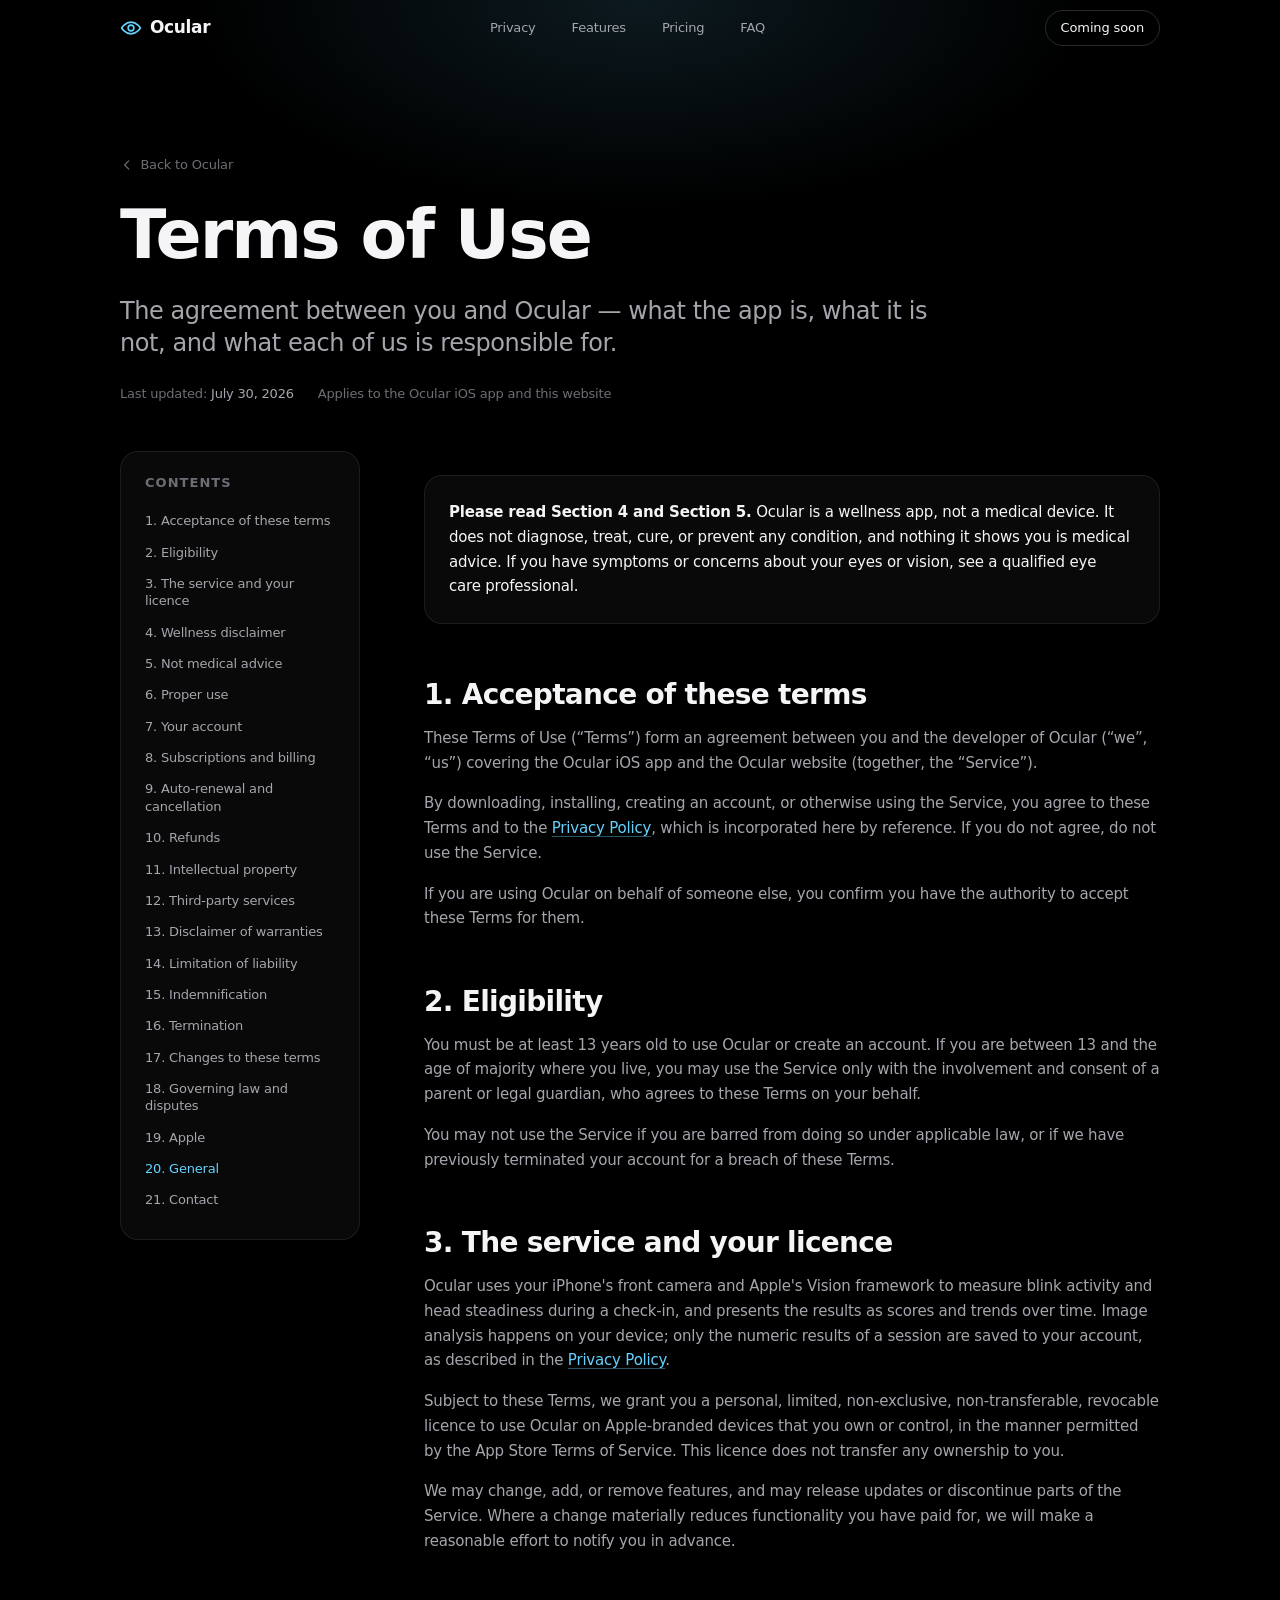
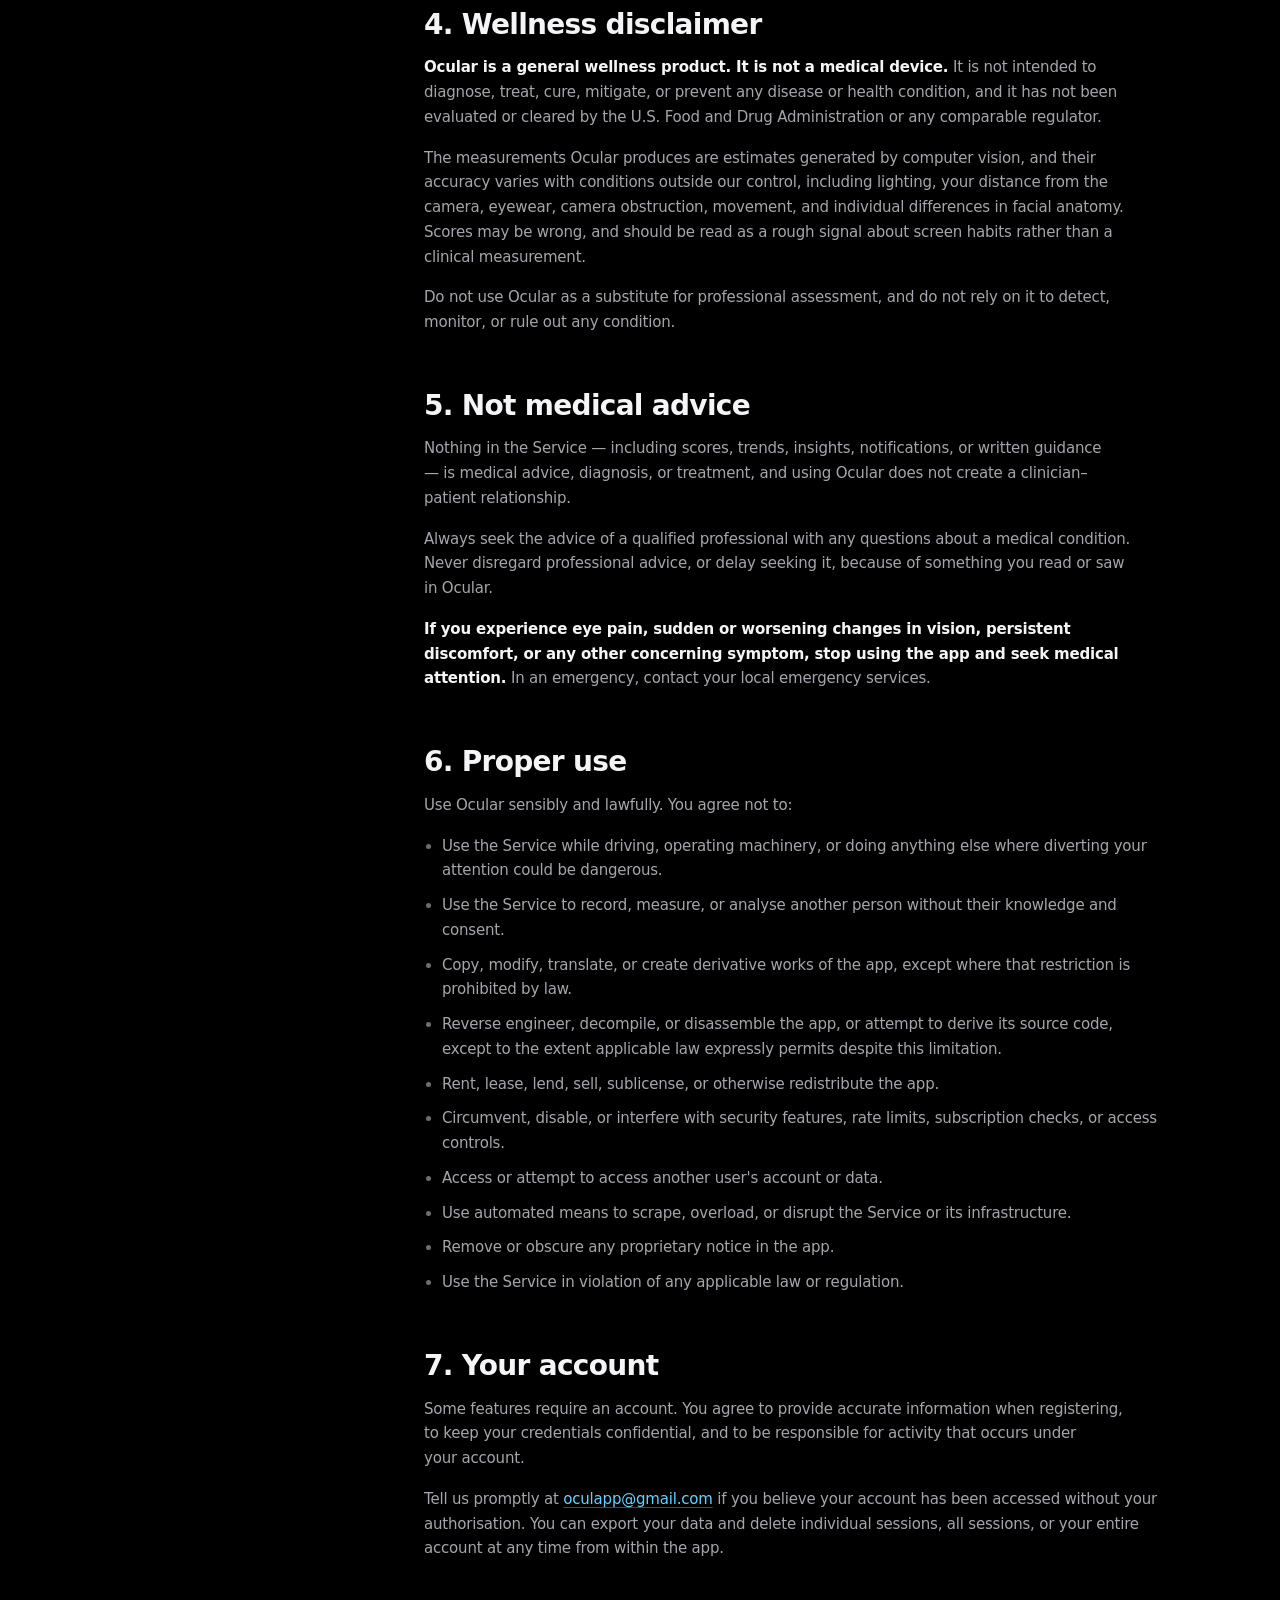
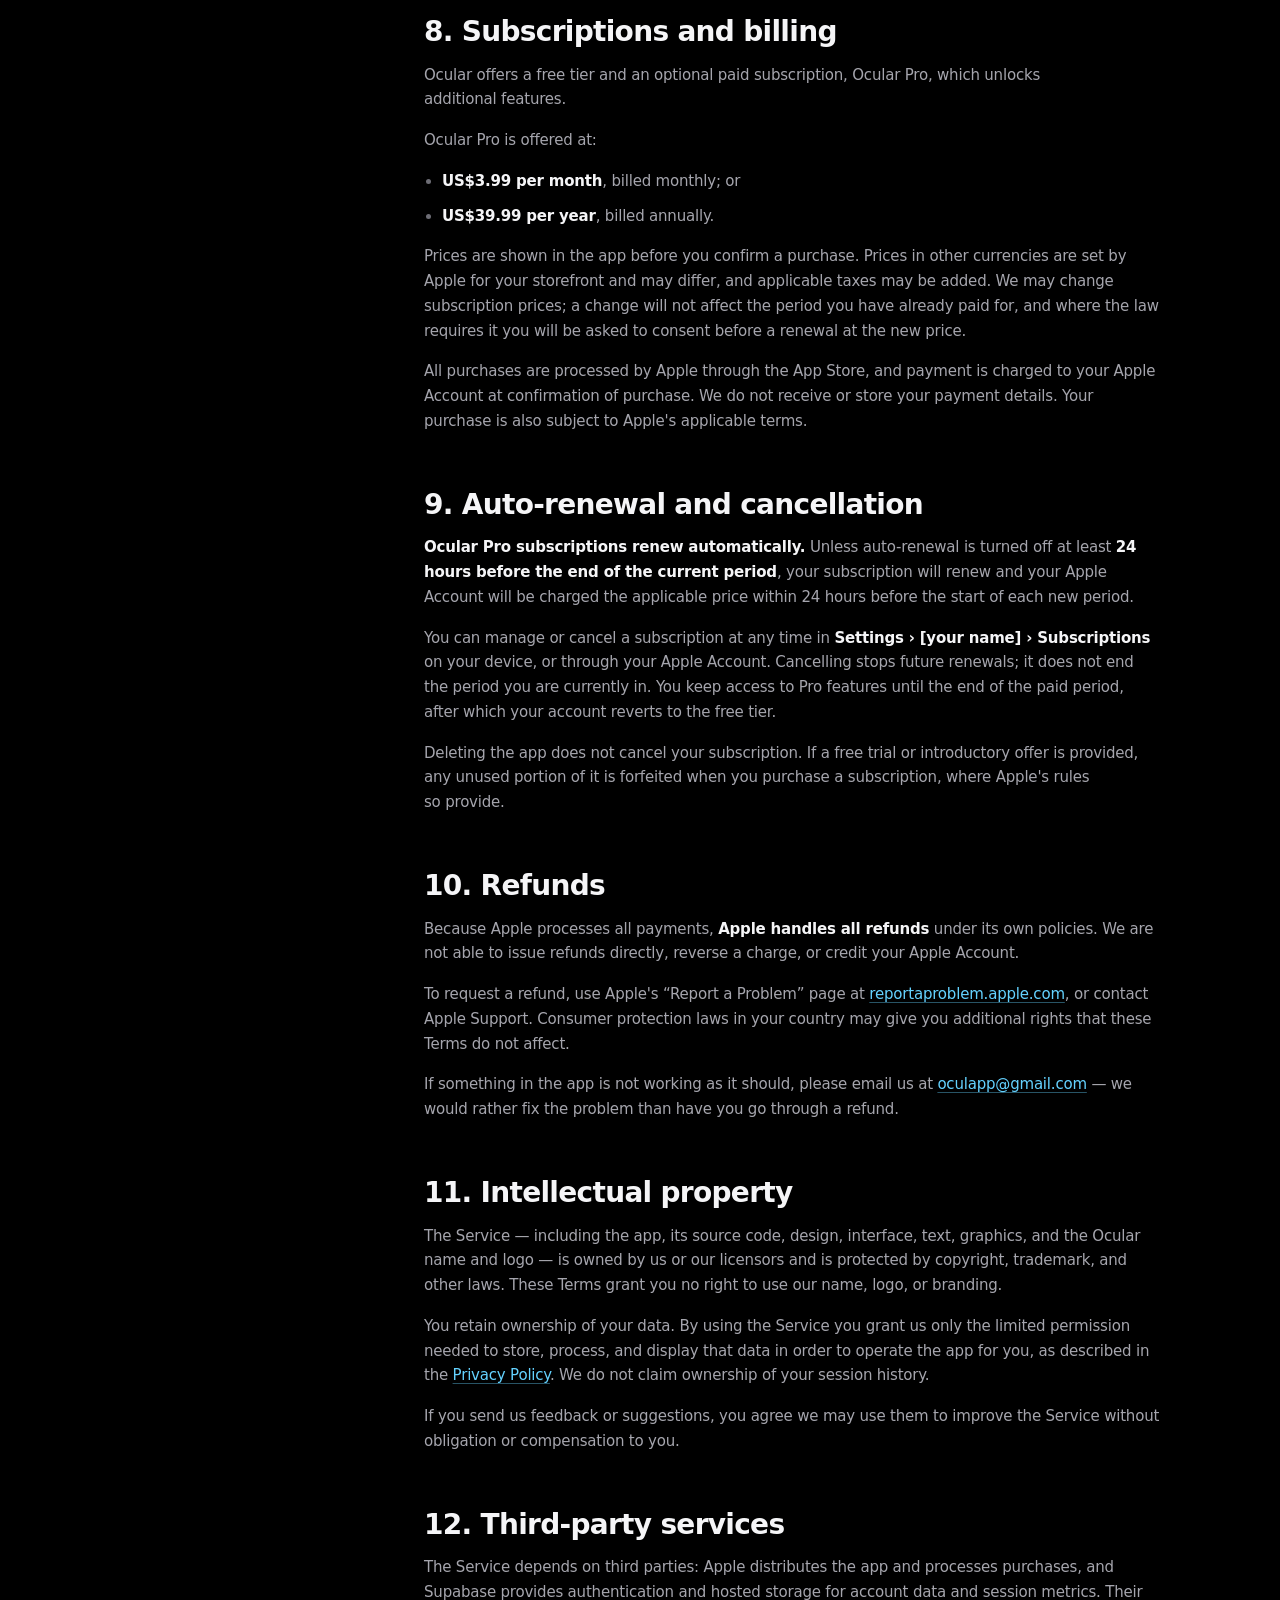
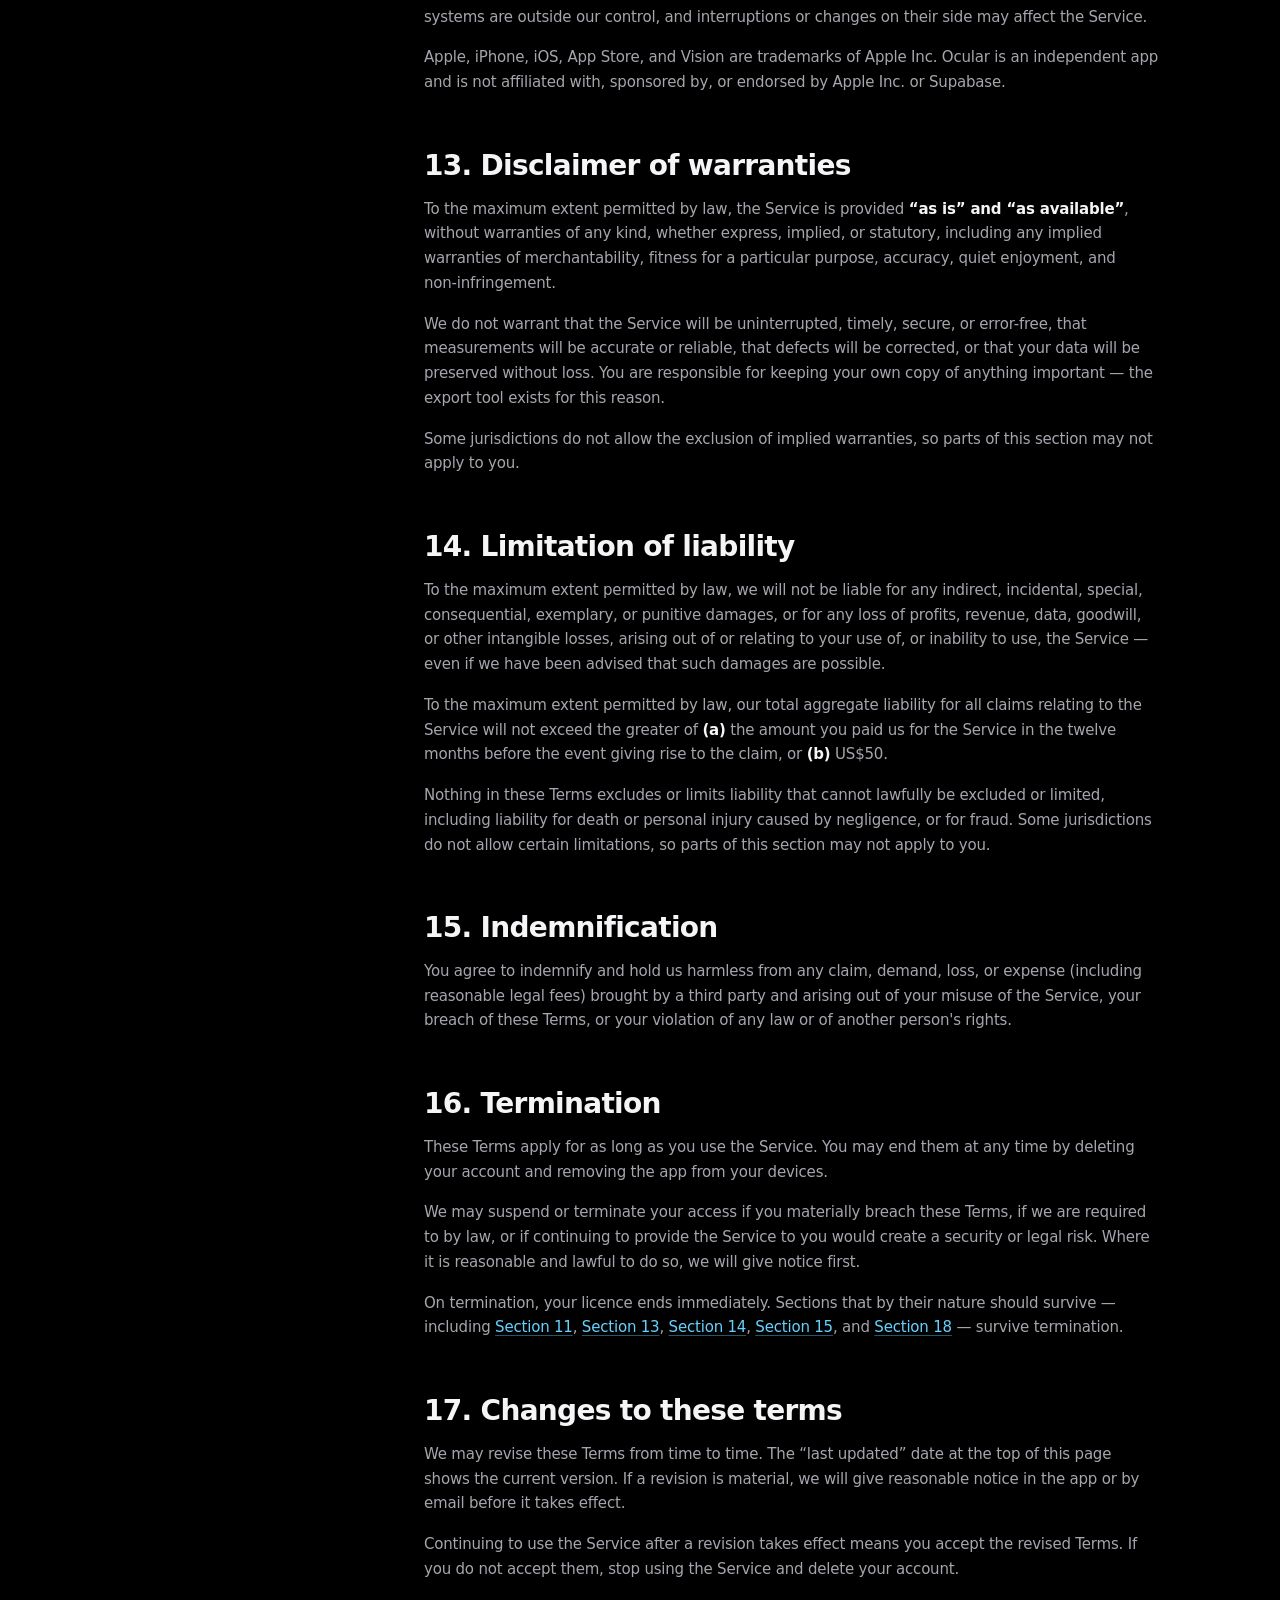
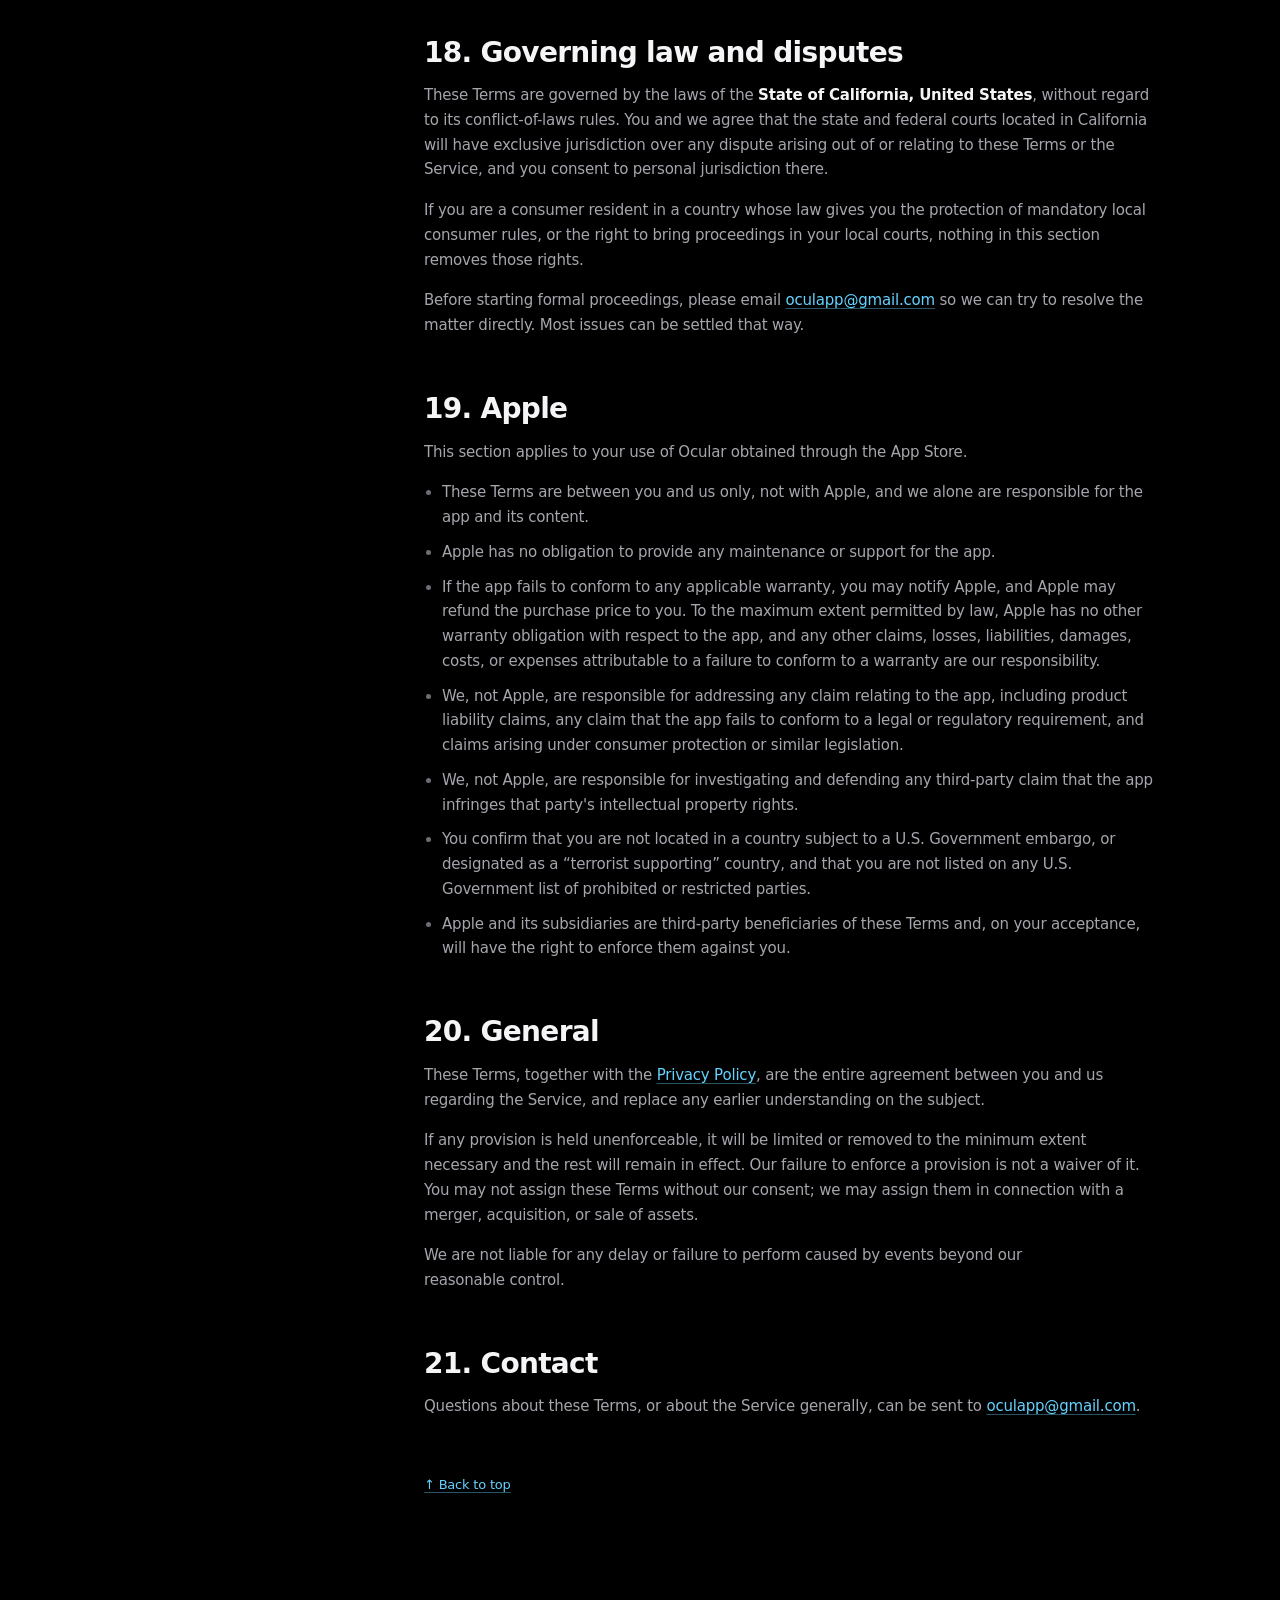
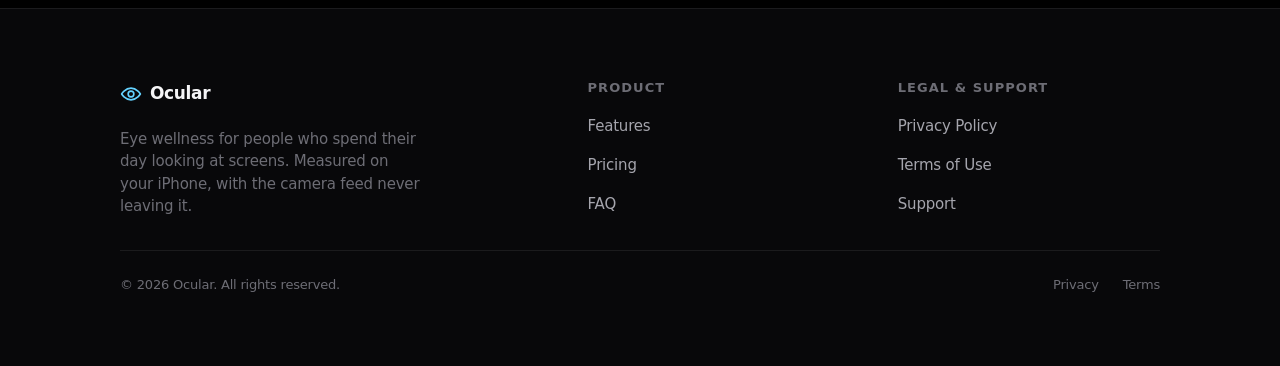
<file: terms.html>
<!DOCTYPE html>
<html lang="en">
<head>
<meta charset="utf-8">
<meta name="viewport" content="width=device-width, initial-scale=1, viewport-fit=cover">
<title>Terms of Use — Ocular</title>
<meta name="description" content="The terms that apply when you use Ocular, including the wellness disclaimer, subscription and auto-renewal terms, and how to cancel or request a refund.">
<meta name="theme-color" content="#000000">
<meta name="color-scheme" content="dark">
<meta name="robots" content="index, follow">
<link rel="canonical" href="https://ocular.app/terms.html">
<link rel="icon" href="data:image/svg+xml,%3Csvg xmlns='http://www.w3.org/2000/svg' viewBox='0 0 24 24' fill='none' stroke='%2364d2ff' stroke-width='2' stroke-linecap='round' stroke-linejoin='round'%3E%3Cpath d='M1.8 12S5.4 5.6 12 5.6 22.2 12 22.2 12 18.6 18.4 12 18.4 1.8 12 1.8 12Z'/%3E%3Ccircle cx='12' cy='12' r='3.1'/%3E%3C/svg%3E">
<link rel="apple-touch-icon" href="favicon.png">

<meta property="og:type" content="article">
<meta property="og:site_name" content="Ocular">
<meta property="og:url" content="https://ocular.app/terms.html">
<meta property="og:title" content="Terms of Use — Ocular">
<meta property="og:description" content="The terms that apply when you use Ocular, including the wellness disclaimer and subscription terms.">
<meta name="twitter:card" content="summary">

<link rel="stylesheet" href="styles.css">
<script>document.documentElement.className = "js";</script>
</head>

<body>
<a class="skip-link" href="#main">Skip to content</a>

<header class="nav" id="nav">
  <div class="container">
    <div class="nav__inner">
      <a class="brand" href="index.html" aria-label="Ocular — home">
        <svg class="brand__mark" viewBox="0 0 24 24" fill="none" stroke="currentColor" stroke-width="1.8" stroke-linecap="round" stroke-linejoin="round" aria-hidden="true">
          <path d="M1.8 12S5.4 5.6 12 5.6 22.2 12 22.2 12 18.6 18.4 12 18.4 1.8 12 1.8 12Z"/>
          <circle cx="12" cy="12" r="3.1"/>
        </svg>
        Ocular
      </a>

      <nav class="nav__links" aria-label="Primary">
        <a class="nav__link" href="index.html#privacy">Privacy</a>
        <a class="nav__link" href="index.html#features">Features</a>
        <a class="nav__link" href="index.html#pricing">Pricing</a>
        <a class="nav__link" href="index.html#faq">FAQ</a>
      </nav>

      <a class="btn btn--small btn--ghost nav__cta" href="index.html#download">Coming soon</a>

      <button class="nav__toggle" id="navToggle" type="button" aria-expanded="false" aria-controls="navSheet" aria-label="Menu">
        <span></span>
        <span></span>
      </button>
    </div>
  </div>

  <div class="nav__sheet" id="navSheet">
    <div class="nav__sheet-inner">
      <div class="container">
        <ul>
          <li><a href="index.html#privacy">Privacy</a></li>
          <li><a href="index.html#features">Features</a></li>
          <li><a href="index.html#pricing">Pricing</a></li>
          <li><a href="index.html#faq">FAQ</a></li>
          <li><a href="privacy.html">Privacy Policy</a></li>
          <li><a href="terms.html">Terms of Use</a></li>
        </ul>
      </div>
    </div>
  </div>
</header>

<main id="main">
  <section class="legal-hero">
    <div class="container">
      <a class="back-link" href="index.html">
        <svg viewBox="0 0 24 24" fill="none" stroke="currentColor" stroke-width="2" stroke-linecap="round" stroke-linejoin="round" aria-hidden="true"><path d="M15 5 8 12l7 7"/></svg>
        Back to Ocular
      </a>
      <h1>Terms of Use</h1>
      <p class="lead">The agreement between you and Ocular — what the app is, what it is not, and what each of us is responsible for.</p>
      <p class="legal-hero__meta">
        <span>Last updated: <time datetime="2026-07-30">July 30, 2026</time></span>
        <span>Applies to the Ocular iOS app and this website</span>
      </p>
    </div>
  </section>

  <div class="container">
    <div class="legal-layout">

      <aside class="toc" aria-labelledby="toc-title">
        <h2 id="toc-title">Contents</h2>
        <nav aria-labelledby="toc-title">
          <ol>
            <li><a href="#acceptance">1. Acceptance of these terms</a></li>
            <li><a href="#eligibility">2. Eligibility</a></li>
            <li><a href="#service">3. The service and your licence</a></li>
            <li><a href="#wellness">4. Wellness disclaimer</a></li>
            <li><a href="#not-medical">5. Not medical advice</a></li>
            <li><a href="#proper-use">6. Proper use</a></li>
            <li><a href="#accounts">7. Your account</a></li>
            <li><a href="#subscriptions">8. Subscriptions and billing</a></li>
            <li><a href="#auto-renewal">9. Auto-renewal and cancellation</a></li>
            <li><a href="#refunds">10. Refunds</a></li>
            <li><a href="#ip">11. Intellectual property</a></li>
            <li><a href="#third-party">12. Third-party services</a></li>
            <li><a href="#warranty">13. Disclaimer of warranties</a></li>
            <li><a href="#liability">14. Limitation of liability</a></li>
            <li><a href="#indemnity">15. Indemnification</a></li>
            <li><a href="#termination">16. Termination</a></li>
            <li><a href="#changes">17. Changes to these terms</a></li>
            <li><a href="#governing-law">18. Governing law and disputes</a></li>
            <li><a href="#apple">19. Apple</a></li>
            <li><a href="#general">20. General</a></li>
            <li><a href="#contact">21. Contact</a></li>
          </ol>
        </nav>
      </aside>

      <div class="prose">

        <div class="callout">
          <p><strong>Please read Section 4 and Section 5.</strong> Ocular is a wellness app, not a medical device. It does not diagnose, treat, cure, or prevent any condition, and nothing it shows you is medical advice. If you have symptoms or concerns about your eyes or vision, see a qualified eye care professional.</p>
        </div>

        <section id="acceptance">
          <h2>1. Acceptance of these terms <a class="anchor" href="#acceptance" aria-label="Link to this section">#</a></h2>
          <p>These Terms of Use (“Terms”) form an agreement between you and the developer of Ocular (“we”, “us”) covering the Ocular iOS app and the Ocular website (together, the “Service”).</p>
          <p>By downloading, installing, creating an account, or otherwise using the Service, you agree to these Terms and to the <a href="privacy.html">Privacy Policy</a>, which is incorporated here by reference. If you do not agree, do not use the Service.</p>
          <p>If you are using Ocular on behalf of someone else, you confirm you have the authority to accept these Terms for them.</p>
        </section>

        <section id="eligibility">
          <h2>2. Eligibility <a class="anchor" href="#eligibility" aria-label="Link to this section">#</a></h2>
          <p>You must be at least 13 years old to use Ocular or create an account. If you are between 13 and the age of majority where you live, you may use the Service only with the involvement and consent of a parent or legal guardian, who agrees to these Terms on your behalf.</p>
          <p>You may not use the Service if you are barred from doing so under applicable law, or if we have previously terminated your account for a breach of these Terms.</p>
        </section>

        <section id="service">
          <h2>3. The service and your licence <a class="anchor" href="#service" aria-label="Link to this section">#</a></h2>
          <p>Ocular uses your iPhone's front camera and Apple's Vision framework to measure blink activity and head steadiness during a check-in, and presents the results as scores and trends over time. Image analysis happens on your device; only the numeric results of a session are saved to your account, as described in the <a href="privacy.html#collect">Privacy Policy</a>.</p>
          <p>Subject to these Terms, we grant you a personal, limited, non-exclusive, non-transferable, revocable licence to use Ocular on Apple-branded devices that you own or control, in the manner permitted by the App Store Terms of Service. This licence does not transfer any ownership to you.</p>
          <p>We may change, add, or remove features, and may release updates or discontinue parts of the Service. Where a change materially reduces functionality you have paid for, we will make a reasonable effort to notify you in advance.</p>
        </section>

        <section id="wellness">
          <h2>4. Wellness disclaimer <a class="anchor" href="#wellness" aria-label="Link to this section">#</a></h2>
          <p><strong>Ocular is a general wellness product. It is not a medical device.</strong> It is not intended to diagnose, treat, cure, mitigate, or prevent any disease or health condition, and it has not been evaluated or cleared by the U.S. Food and Drug Administration or any comparable regulator.</p>
          <p>The measurements Ocular produces are estimates generated by computer vision, and their accuracy varies with conditions outside our control, including lighting, your distance from the camera, eyewear, camera obstruction, movement, and individual differences in facial anatomy. Scores may be wrong, and should be read as a rough signal about screen habits rather than a clinical measurement.</p>
          <p>Do not use Ocular as a substitute for professional assessment, and do not rely on it to detect, monitor, or rule out any condition.</p>
        </section>

        <section id="not-medical">
          <h2>5. Not medical advice <a class="anchor" href="#not-medical" aria-label="Link to this section">#</a></h2>
          <p>Nothing in the Service — including scores, trends, insights, notifications, or written guidance — is medical advice, diagnosis, or treatment, and using Ocular does not create a clinician–patient relationship.</p>
          <p>Always seek the advice of a qualified professional with any questions about a medical condition. Never disregard professional advice, or delay seeking it, because of something you read or saw in Ocular.</p>
          <p><strong>If you experience eye pain, sudden or worsening changes in vision, persistent discomfort, or any other concerning symptom, stop using the app and seek medical attention.</strong> In an emergency, contact your local emergency services.</p>
        </section>

        <section id="proper-use">
          <h2>6. Proper use <a class="anchor" href="#proper-use" aria-label="Link to this section">#</a></h2>
          <p>Use Ocular sensibly and lawfully. You agree not to:</p>
          <ul>
            <li>Use the Service while driving, operating machinery, or doing anything else where diverting your attention could be dangerous.</li>
            <li>Use the Service to record, measure, or analyse another person without their knowledge and consent.</li>
            <li>Copy, modify, translate, or create derivative works of the app, except where that restriction is prohibited by law.</li>
            <li>Reverse engineer, decompile, or disassemble the app, or attempt to derive its source code, except to the extent applicable law expressly permits despite this limitation.</li>
            <li>Rent, lease, lend, sell, sublicense, or otherwise redistribute the app.</li>
            <li>Circumvent, disable, or interfere with security features, rate limits, subscription checks, or access controls.</li>
            <li>Access or attempt to access another user's account or data.</li>
            <li>Use automated means to scrape, overload, or disrupt the Service or its infrastructure.</li>
            <li>Remove or obscure any proprietary notice in the app.</li>
            <li>Use the Service in violation of any applicable law or regulation.</li>
          </ul>
        </section>

        <section id="accounts">
          <h2>7. Your account <a class="anchor" href="#accounts" aria-label="Link to this section">#</a></h2>
          <p>Some features require an account. You agree to provide accurate information when registering, to keep your credentials confidential, and to be responsible for activity that occurs under your account.</p>
          <p>Tell us promptly at <a href="mailto:oculapp@gmail.com">oculapp@gmail.com</a> if you believe your account has been accessed without your authorisation. You can export your data and delete individual sessions, all sessions, or your entire account at any time from within the app.</p>
        </section>

        <section id="subscriptions">
          <h2>8. Subscriptions and billing <a class="anchor" href="#subscriptions" aria-label="Link to this section">#</a></h2>
          <p>Ocular offers a free tier and an optional paid subscription, Ocular Pro, which unlocks additional features.</p>
          <p>Ocular Pro is offered at:</p>
          <ul>
            <li><strong>US$3.99 per month</strong>, billed monthly; or</li>
            <li><strong>US$39.99 per year</strong>, billed annually.</li>
          </ul>
          <p>Prices are shown in the app before you confirm a purchase. Prices in other currencies are set by Apple for your storefront and may differ, and applicable taxes may be added. We may change subscription prices; a change will not affect the period you have already paid for, and where the law requires it you will be asked to consent before a renewal at the new price.</p>
          <p>All purchases are processed by Apple through the App Store, and payment is charged to your Apple Account at confirmation of purchase. We do not receive or store your payment details. Your purchase is also subject to Apple's applicable terms.</p>
        </section>

        <section id="auto-renewal">
          <h2>9. Auto-renewal and cancellation <a class="anchor" href="#auto-renewal" aria-label="Link to this section">#</a></h2>
          <p><strong>Ocular Pro subscriptions renew automatically.</strong> Unless auto-renewal is turned off at least <strong>24 hours before the end of the current period</strong>, your subscription will renew and your Apple Account will be charged the applicable price within 24 hours before the start of each new period.</p>
          <p>You can manage or cancel a subscription at any time in <strong>Settings › [your name] › Subscriptions</strong> on your device, or through your Apple Account. Cancelling stops future renewals; it does not end the period you are currently in. You keep access to Pro features until the end of the paid period, after which your account reverts to the free tier.</p>
          <p>Deleting the app does not cancel your subscription. If a free trial or introductory offer is provided, any unused portion of it is forfeited when you purchase a subscription, where Apple's rules so provide.</p>
        </section>

        <section id="refunds">
          <h2>10. Refunds <a class="anchor" href="#refunds" aria-label="Link to this section">#</a></h2>
          <p>Because Apple processes all payments, <strong>Apple handles all refunds</strong> under its own policies. We are not able to issue refunds directly, reverse a charge, or credit your Apple Account.</p>
          <p>To request a refund, use Apple's “Report a Problem” page at <a href="https://reportaproblem.apple.com" rel="noopener noreferrer" target="_blank">reportaproblem.apple.com</a>, or contact Apple Support. Consumer protection laws in your country may give you additional rights that these Terms do not affect.</p>
          <p>If something in the app is not working as it should, please email us at <a href="mailto:oculapp@gmail.com">oculapp@gmail.com</a> — we would rather fix the problem than have you go through a refund.</p>
        </section>

        <section id="ip">
          <h2>11. Intellectual property <a class="anchor" href="#ip" aria-label="Link to this section">#</a></h2>
          <p>The Service — including the app, its source code, design, interface, text, graphics, and the Ocular name and logo — is owned by us or our licensors and is protected by copyright, trademark, and other laws. These Terms grant you no right to use our name, logo, or branding.</p>
          <p>You retain ownership of your data. By using the Service you grant us only the limited permission needed to store, process, and display that data in order to operate the app for you, as described in the <a href="privacy.html">Privacy Policy</a>. We do not claim ownership of your session history.</p>
          <p>If you send us feedback or suggestions, you agree we may use them to improve the Service without obligation or compensation to you.</p>
        </section>

        <section id="third-party">
          <h2>12. Third-party services <a class="anchor" href="#third-party" aria-label="Link to this section">#</a></h2>
          <p>The Service depends on third parties: Apple distributes the app and processes purchases, and Supabase provides authentication and hosted storage for account data and session metrics. Their systems are outside our control, and interruptions or changes on their side may affect the Service.</p>
          <p>Apple, iPhone, iOS, App Store, and Vision are trademarks of Apple Inc. Ocular is an independent app and is not affiliated with, sponsored by, or endorsed by Apple Inc. or Supabase.</p>
        </section>

        <section id="warranty">
          <h2>13. Disclaimer of warranties <a class="anchor" href="#warranty" aria-label="Link to this section">#</a></h2>
          <p>To the maximum extent permitted by law, the Service is provided <strong>“as is” and “as available”</strong>, without warranties of any kind, whether express, implied, or statutory, including any implied warranties of merchantability, fitness for a particular purpose, accuracy, quiet enjoyment, and non-infringement.</p>
          <p>We do not warrant that the Service will be uninterrupted, timely, secure, or error-free, that measurements will be accurate or reliable, that defects will be corrected, or that your data will be preserved without loss. You are responsible for keeping your own copy of anything important — the export tool exists for this reason.</p>
          <p>Some jurisdictions do not allow the exclusion of implied warranties, so parts of this section may not apply to you.</p>
        </section>

        <section id="liability">
          <h2>14. Limitation of liability <a class="anchor" href="#liability" aria-label="Link to this section">#</a></h2>
          <p>To the maximum extent permitted by law, we will not be liable for any indirect, incidental, special, consequential, exemplary, or punitive damages, or for any loss of profits, revenue, data, goodwill, or other intangible losses, arising out of or relating to your use of, or inability to use, the Service — even if we have been advised that such damages are possible.</p>
          <p>To the maximum extent permitted by law, our total aggregate liability for all claims relating to the Service will not exceed the greater of <strong>(a)</strong> the amount you paid us for the Service in the twelve months before the event giving rise to the claim, or <strong>(b)</strong> US$50.</p>
          <p>Nothing in these Terms excludes or limits liability that cannot lawfully be excluded or limited, including liability for death or personal injury caused by negligence, or for fraud. Some jurisdictions do not allow certain limitations, so parts of this section may not apply to you.</p>
        </section>

        <section id="indemnity">
          <h2>15. Indemnification <a class="anchor" href="#indemnity" aria-label="Link to this section">#</a></h2>
          <p>You agree to indemnify and hold us harmless from any claim, demand, loss, or expense (including reasonable legal fees) brought by a third party and arising out of your misuse of the Service, your breach of these Terms, or your violation of any law or of another person's rights.</p>
        </section>

        <section id="termination">
          <h2>16. Termination <a class="anchor" href="#termination" aria-label="Link to this section">#</a></h2>
          <p>These Terms apply for as long as you use the Service. You may end them at any time by deleting your account and removing the app from your devices.</p>
          <p>We may suspend or terminate your access if you materially breach these Terms, if we are required to by law, or if continuing to provide the Service to you would create a security or legal risk. Where it is reasonable and lawful to do so, we will give notice first.</p>
          <p>On termination, your licence ends immediately. Sections that by their nature should survive — including <a href="#ip">Section 11</a>, <a href="#warranty">Section 13</a>, <a href="#liability">Section 14</a>, <a href="#indemnity">Section 15</a>, and <a href="#governing-law">Section 18</a> — survive termination.</p>
        </section>

        <section id="changes">
          <h2>17. Changes to these terms <a class="anchor" href="#changes" aria-label="Link to this section">#</a></h2>
          <p>We may revise these Terms from time to time. The “last updated” date at the top of this page shows the current version. If a revision is material, we will give reasonable notice in the app or by email before it takes effect.</p>
          <p>Continuing to use the Service after a revision takes effect means you accept the revised Terms. If you do not accept them, stop using the Service and delete your account.</p>
        </section>

        <section id="governing-law">
          <h2>18. Governing law and disputes <a class="anchor" href="#governing-law" aria-label="Link to this section">#</a></h2>
          <p>These Terms are governed by the laws of the <strong>State of California, United States</strong>, without regard to its conflict-of-laws rules. You and we agree that the state and federal courts located in California will have exclusive jurisdiction over any dispute arising out of or relating to these Terms or the Service, and you consent to personal jurisdiction there.</p>
          <p>If you are a consumer resident in a country whose law gives you the protection of mandatory local consumer rules, or the right to bring proceedings in your local courts, nothing in this section removes those rights.</p>
          <p>Before starting formal proceedings, please email <a href="mailto:oculapp@gmail.com">oculapp@gmail.com</a> so we can try to resolve the matter directly. Most issues can be settled that way.</p>
        </section>

        <section id="apple">
          <h2>19. Apple <a class="anchor" href="#apple" aria-label="Link to this section">#</a></h2>
          <p>This section applies to your use of Ocular obtained through the App Store.</p>
          <ul>
            <li>These Terms are between you and us only, not with Apple, and we alone are responsible for the app and its content.</li>
            <li>Apple has no obligation to provide any maintenance or support for the app.</li>
            <li>If the app fails to conform to any applicable warranty, you may notify Apple, and Apple may refund the purchase price to you. To the maximum extent permitted by law, Apple has no other warranty obligation with respect to the app, and any other claims, losses, liabilities, damages, costs, or expenses attributable to a failure to conform to a warranty are our responsibility.</li>
            <li>We, not Apple, are responsible for addressing any claim relating to the app, including product liability claims, any claim that the app fails to conform to a legal or regulatory requirement, and claims arising under consumer protection or similar legislation.</li>
            <li>We, not Apple, are responsible for investigating and defending any third-party claim that the app infringes that party's intellectual property rights.</li>
            <li>You confirm that you are not located in a country subject to a U.S. Government embargo, or designated as a “terrorist supporting” country, and that you are not listed on any U.S. Government list of prohibited or restricted parties.</li>
            <li>Apple and its subsidiaries are third-party beneficiaries of these Terms and, on your acceptance, will have the right to enforce them against you.</li>
          </ul>
        </section>

        <section id="general">
          <h2>20. General <a class="anchor" href="#general" aria-label="Link to this section">#</a></h2>
          <p>These Terms, together with the <a href="privacy.html">Privacy Policy</a>, are the entire agreement between you and us regarding the Service, and replace any earlier understanding on the subject.</p>
          <p>If any provision is held unenforceable, it will be limited or removed to the minimum extent necessary and the rest will remain in effect. Our failure to enforce a provision is not a waiver of it. You may not assign these Terms without our consent; we may assign them in connection with a merger, acquisition, or sale of assets.</p>
          <p>We are not liable for any delay or failure to perform caused by events beyond our reasonable control.</p>
        </section>

        <section id="contact">
          <h2>21. Contact <a class="anchor" href="#contact" aria-label="Link to this section">#</a></h2>
          <p>Questions about these Terms, or about the Service generally, can be sent to <a href="mailto:oculapp@gmail.com">oculapp@gmail.com</a>.</p>
        </section>

        <a class="back-to-top" href="#main">↑ Back to top</a>
      </div>
    </div>
  </div>
</main>

<footer class="footer">
  <div class="container">
    <div class="footer__top">
      <div>
        <a class="brand" href="index.html" aria-label="Ocular — home">
          <svg class="brand__mark" viewBox="0 0 24 24" fill="none" stroke="currentColor" stroke-width="1.8" stroke-linecap="round" stroke-linejoin="round" aria-hidden="true">
            <path d="M1.8 12S5.4 5.6 12 5.6 22.2 12 22.2 12 18.6 18.4 12 18.4 1.8 12 1.8 12Z"/>
            <circle cx="12" cy="12" r="3.1"/>
          </svg>
          Ocular
        </a>
        <p class="footer__blurb">Eye wellness for people who spend their day looking at screens. Measured on your iPhone, with the camera feed never leaving it.</p>
      </div>

      <div class="footer__col">
        <h2>Product</h2>
        <ul class="footer__links">
          <li><a href="index.html#features">Features</a></li>
          <li><a href="index.html#pricing">Pricing</a></li>
          <li><a href="index.html#faq">FAQ</a></li>
        </ul>
      </div>

      <div class="footer__col">
        <h2>Legal &amp; support</h2>
        <ul class="footer__links">
          <li><a href="privacy.html">Privacy Policy</a></li>
          <li><a href="terms.html">Terms of Use</a></li>
          <li><a href="mailto:oculapp@gmail.com">Support</a></li>
        </ul>
      </div>
    </div>

    <div class="footer__bottom">
      <p>&copy; <span id="year">2026</span> Ocular. All rights reserved.</p>
      <p class="footer__legal">
        <a href="privacy.html">Privacy</a>
        <a href="terms.html">Terms</a>
      </p>
    </div>
  </div>
</footer>

<script>
(function () {
  "use strict";

  var year = document.getElementById("year");
  if (year) year.textContent = new Date().getFullYear();

  var nav = document.getElementById("nav");
  var toggle = document.getElementById("navToggle");
  var sheet = document.getElementById("navSheet");
  var ticking = false;

  function onScroll() {
    if (ticking) return;
    ticking = true;
    requestAnimationFrame(function () {
      nav.classList.toggle("is-scrolled", window.scrollY > 8);
      ticking = false;
    });
  }

  window.addEventListener("scroll", onScroll, { passive: true });
  onScroll();

  function closeMenu() {
    nav.classList.remove("is-open");
    toggle.setAttribute("aria-expanded", "false");
  }

  toggle.addEventListener("click", function () {
    var open = nav.classList.toggle("is-open");
    toggle.setAttribute("aria-expanded", String(open));
  });

  sheet.addEventListener("click", function (e) {
    if (e.target.closest("a")) closeMenu();
  });

  document.addEventListener("keydown", function (e) {
    if (e.key === "Escape" && nav.classList.contains("is-open")) {
      closeMenu();
      toggle.focus();
    }
  });

  /* ---- Highlight the contents entry for the section in view ---- */
  var links = {};
  document.querySelectorAll(".toc a[href^='#']").forEach(function (a) {
    links[a.getAttribute("href").slice(1)] = a;
  });

  var sections = document.querySelectorAll(".prose section[id]");

  if ("IntersectionObserver" in window && sections.length) {
    var active = null;

    var spy = new IntersectionObserver(function (entries) {
      entries.forEach(function (entry) {
        if (!entry.isIntersecting) return;
        var link = links[entry.target.id];
        if (!link || link === active) return;
        if (active) active.classList.remove("is-active");
        link.classList.add("is-active");
        active = link;
      });
    }, { rootMargin: "-20% 0px -70% 0px", threshold: 0 });

    sections.forEach(function (s) { spy.observe(s); });
  }
})();
</script>
</body>
</html>
</file>
<file: styles.css>
/* ==========================================================================
   Ocular — Design System
   Dark-mode only. No frameworks. No build step.
   ========================================================================== */

/* --------------------------------------------------------------------------
   1. Tokens
   -------------------------------------------------------------------------- */

:root {
  /* Palette */
  --bg: #000000;
  --bg-elev: #08080a;
  --bg-elev-2: #0e0e11;

  --surface: rgba(255, 255, 255, 0.035);
  --surface-hover: rgba(255, 255, 255, 0.06);
  --hairline: rgba(255, 255, 255, 0.08);
  --hairline-strong: rgba(255, 255, 255, 0.16);

  --text: #f5f5f7;
  --text-secondary: #a5a5ad;
  --text-tertiary: #6d6d75;

  --accent: #64d2ff;
  --accent-deep: #0a84ff;
  --violet: #8f7cff;
  --mint: #34d399;

  --gradient-brand: linear-gradient(135deg, var(--accent) 0%, var(--violet) 100%);

  /* Type */
  --font-sans: -apple-system, BlinkMacSystemFont, "SF Pro Display", "SF Pro Text",
    "Helvetica Neue", "Segoe UI", Roboto, Inter, system-ui, sans-serif;

  --fs-display: clamp(3.5rem, 15vw, 8.5rem);
  --fs-h1: clamp(2.25rem, 7vw, 4.25rem);
  --fs-h2: clamp(1.875rem, 5.2vw, 3.25rem);
  --fs-h3: clamp(1.25rem, 2.6vw, 1.625rem);
  --fs-lead: clamp(1.0625rem, 2.4vw, 1.5rem);
  --fs-body: clamp(1rem, 1.6vw, 1.125rem);
  --fs-small: 0.9375rem;
  --fs-micro: 0.8125rem;

  /* Space */
  --space-2: 0.5rem;
  --space-3: 0.75rem;
  --space-4: 1rem;
  --space-6: 1.5rem;
  --space-8: 2rem;
  --space-12: 3rem;
  --section-y: clamp(5rem, 11vw, 9rem);

  /* Shape */
  --radius-sm: 12px;
  --radius-md: 18px;
  --radius-lg: 26px;
  --radius-pill: 999px;

  /* Motion */
  --ease-out: cubic-bezier(0.16, 1, 0.3, 1);
  --ease-in-out: cubic-bezier(0.65, 0, 0.35, 1);
  --dur-fast: 200ms;
  --dur: 380ms;
  --dur-slow: 900ms;

  /* Layout */
  --container: 1120px;
  --container-narrow: 760px;
  --nav-h: 56px;

  color-scheme: dark;
}

/* --------------------------------------------------------------------------
   2. Reset & base
   -------------------------------------------------------------------------- */

*,
*::before,
*::after {
  box-sizing: border-box;
}

* {
  margin: 0;
}

html {
  -webkit-text-size-adjust: 100%;
  scroll-behavior: smooth;
  scroll-padding-top: calc(var(--nav-h) + 1.5rem);
}

body {
  background-color: var(--bg);
  color: var(--text);
  font-family: var(--font-sans);
  font-size: var(--fs-body);
  line-height: 1.5;
  letter-spacing: -0.011em;
  -webkit-font-smoothing: antialiased;
  -moz-osx-font-smoothing: grayscale;
  overflow-x: hidden;
  min-height: 100vh;
}

img,
svg,
video {
  display: block;
  max-width: 100%;
}

a {
  color: inherit;
  text-decoration: none;
}

button {
  font: inherit;
  color: inherit;
}

ul,
ol {
  list-style: none;
  padding: 0;
}

:focus-visible {
  outline: 2px solid var(--accent);
  outline-offset: 3px;
  border-radius: 4px;
}

::selection {
  background: rgba(100, 210, 255, 0.28);
  color: #fff;
}

.skip-link {
  position: absolute;
  top: 0;
  left: 50%;
  transform: translate(-50%, -140%);
  z-index: 200;
  padding: 0.75rem 1.25rem;
  background: var(--bg-elev-2);
  border: 1px solid var(--hairline-strong);
  border-radius: 0 0 var(--radius-sm) var(--radius-sm);
  font-size: var(--fs-small);
  transition: transform var(--dur) var(--ease-out);
}

.skip-link:focus-visible {
  transform: translate(-50%, 0);
}

/* --------------------------------------------------------------------------
   3. Typography
   -------------------------------------------------------------------------- */

h1,
h2,
h3,
h4 {
  font-weight: 600;
  line-height: 1.06;
  letter-spacing: -0.028em;
  text-wrap: balance;
}

h1 {
  font-size: var(--fs-h1);
}

h2 {
  font-size: var(--fs-h2);
}

h3 {
  font-size: var(--fs-h3);
  line-height: 1.2;
  letter-spacing: -0.02em;
}

p {
  text-wrap: pretty;
}

.eyebrow {
  display: block;
  font-size: var(--fs-micro);
  font-weight: 600;
  letter-spacing: 0.14em;
  text-transform: uppercase;
  color: var(--accent);
  margin-bottom: var(--space-4);
}

.lead {
  font-size: var(--fs-lead);
  line-height: 1.35;
  letter-spacing: -0.018em;
  color: var(--text-secondary);
  font-weight: 400;
}

/* --------------------------------------------------------------------------
   4. Layout
   -------------------------------------------------------------------------- */

.container {
  width: 100%;
  max-width: var(--container);
  margin-inline: auto;
  padding-inline: clamp(1.25rem, 5vw, 2.5rem);
}

.container--narrow {
  max-width: var(--container-narrow);
}

.section {
  padding-block: var(--section-y);
  position: relative;
}

/* `ch` is resolved against the block's own font-size, so headings get a
   rem-based bound and only the body copy is measured in characters. */
.section__head {
  max-width: 46rem;
  margin-bottom: clamp(2.5rem, 6vw, 4.5rem);
}

.section__head--center {
  margin-inline: auto;
  text-align: center;
}

.section__head p {
  margin-top: var(--space-6);
  max-width: 52ch;
}

.section__head--center p {
  margin-inline: auto;
}

/* --------------------------------------------------------------------------
   5. Navigation
   -------------------------------------------------------------------------- */

.nav {
  position: fixed;
  inset: 0 0 auto 0;
  z-index: 100;
  transition: background-color var(--dur) var(--ease-out),
    border-color var(--dur) var(--ease-out);
  border-bottom: 1px solid transparent;
}

.nav.is-scrolled,
.nav.is-open {
  background: rgba(8, 8, 10, 0.72);
  border-bottom-color: var(--hairline);
  -webkit-backdrop-filter: saturate(180%) blur(20px);
  backdrop-filter: saturate(180%) blur(20px);
}

.nav__inner {
  display: flex;
  align-items: center;
  justify-content: space-between;
  height: var(--nav-h);
  gap: var(--space-6);
}

.brand {
  display: inline-flex;
  align-items: center;
  gap: 0.5rem;
  font-size: 1.0625rem;
  font-weight: 600;
  letter-spacing: -0.02em;
  transition: opacity var(--dur-fast) var(--ease-out);
}

.brand:hover {
  opacity: 0.72;
}

.brand__mark {
  width: 22px;
  height: 22px;
  color: var(--accent);
  flex: none;
}

.nav__links {
  display: none;
  align-items: center;
  gap: clamp(1.25rem, 3vw, 2.25rem);
}

.nav__link {
  font-size: var(--fs-micro);
  color: var(--text-secondary);
  transition: color var(--dur-fast) var(--ease-out);
}

.nav__link:hover {
  color: var(--text);
}

/* Scoped so it outranks `.btn { display: inline-flex }` further down. */
.nav__inner .nav__cta {
  display: none;
}

/* Mobile menu */
.nav__toggle {
  display: inline-flex;
  flex-direction: column;
  justify-content: center;
  gap: 5px;
  width: 40px;
  height: 40px;
  margin-right: -9px;
  padding: 0 9px;
  background: none;
  border: 0;
  cursor: pointer;
}

.nav__toggle span {
  display: block;
  height: 1.5px;
  width: 100%;
  background: var(--text);
  border-radius: 2px;
  transition: transform var(--dur) var(--ease-out);
}

.nav.is-open .nav__toggle span:first-child {
  transform: translateY(3.25px) rotate(45deg);
}

.nav.is-open .nav__toggle span:last-child {
  transform: translateY(-3.25px) rotate(-45deg);
}

.nav__sheet {
  position: absolute;
  inset: var(--nav-h) 0 auto 0;
  background: rgba(8, 8, 10, 0.9);
  -webkit-backdrop-filter: saturate(180%) blur(20px);
  backdrop-filter: saturate(180%) blur(20px);
  border-bottom: 1px solid var(--hairline);
  display: grid;
  grid-template-rows: 0fr;
  opacity: 0;
  visibility: hidden;
  transition: grid-template-rows var(--dur) var(--ease-out),
    opacity var(--dur-fast) var(--ease-out), visibility var(--dur);
}

.nav.is-open .nav__sheet {
  grid-template-rows: 1fr;
  opacity: 1;
  visibility: visible;
}

.nav__sheet-inner {
  min-height: 0;
  overflow: hidden;
}

.nav__sheet ul {
  display: flex;
  flex-direction: column;
  padding: var(--space-2) 0 var(--space-6);
}

.nav__sheet a {
  display: block;
  padding: 0.9rem 0;
  font-size: 1.125rem;
  letter-spacing: -0.02em;
  border-bottom: 1px solid var(--hairline);
  color: var(--text-secondary);
  transition: color var(--dur-fast) var(--ease-out);
}

.nav__sheet a:hover {
  color: var(--text);
}

@media (min-width: 800px) {
  .nav__links,
  .nav__inner .nav__cta {
    display: inline-flex;
  }

  .nav__toggle,
  .nav__sheet {
    display: none;
  }
}

/* --------------------------------------------------------------------------
   6. Buttons
   -------------------------------------------------------------------------- */

.btn {
  --btn-bg: var(--text);
  --btn-fg: #000;
  display: inline-flex;
  align-items: center;
  justify-content: center;
  gap: 0.5rem;
  padding: 0.75rem 1.5rem;
  background: var(--btn-bg);
  color: var(--btn-fg);
  border: 1px solid transparent;
  border-radius: var(--radius-pill);
  font-size: var(--fs-small);
  font-weight: 500;
  letter-spacing: -0.01em;
  cursor: pointer;
  white-space: nowrap;
  transition: transform var(--dur-fast) var(--ease-out),
    background-color var(--dur-fast) var(--ease-out), opacity var(--dur-fast) var(--ease-out);
}

.btn:hover {
  transform: translateY(-1px);
  opacity: 0.88;
}

.btn:active {
  transform: translateY(0) scale(0.985);
}

.btn--small {
  padding: 0.4375rem 0.9375rem;
  font-size: var(--fs-micro);
}

.btn--ghost {
  --btn-bg: transparent;
  --btn-fg: var(--text);
  border-color: var(--hairline-strong);
}

.btn--ghost:hover {
  background: var(--surface-hover);
  opacity: 1;
}

.btn--muted {
  --btn-bg: var(--surface);
  --btn-fg: var(--text-secondary);
  border-color: var(--hairline);
  cursor: default;
}

.btn--muted:hover {
  transform: none;
  opacity: 1;
}

/* App Store button */
.appstore {
  display: inline-flex;
  align-items: center;
  gap: 0.75rem;
  padding: 0.8125rem 1.5rem 0.875rem;
  border-radius: var(--radius-md);
  border: 1px solid var(--hairline-strong);
  background: var(--surface);
  -webkit-backdrop-filter: blur(20px);
  backdrop-filter: blur(20px);
  color: var(--text);
  cursor: default;
  transition: background-color var(--dur) var(--ease-out),
    border-color var(--dur) var(--ease-out);
}

.appstore:hover:not(:disabled) {
  background: var(--surface-hover);
  border-color: rgba(255, 255, 255, 0.26);
}

.appstore:disabled {
  opacity: 0.9;
}

.appstore svg {
  width: 26px;
  height: 26px;
  flex: none;
}

.appstore__text {
  display: grid;
  text-align: left;
  line-height: 1.15;
}

.appstore__text small {
  font-size: 0.625rem;
  letter-spacing: 0.06em;
  text-transform: uppercase;
  color: var(--text-tertiary);
}

.appstore__text strong {
  font-size: 1.0625rem;
  font-weight: 600;
  letter-spacing: -0.02em;
}

.cta-note {
  margin-top: var(--space-4);
  font-size: var(--fs-micro);
  color: var(--text-tertiary);
}

/* --------------------------------------------------------------------------
   7. Badge
   -------------------------------------------------------------------------- */

.badge {
  display: inline-flex;
  align-items: center;
  gap: 0.5rem;
  padding: 0.375rem 0.875rem 0.4375rem;
  border-radius: var(--radius-pill);
  border: 1px solid var(--hairline);
  background: var(--surface);
  -webkit-backdrop-filter: blur(16px);
  backdrop-filter: blur(16px);
  font-size: var(--fs-micro);
  color: var(--text-secondary);
}

.badge__dot {
  width: 6px;
  height: 6px;
  border-radius: 50%;
  background: var(--mint);
  box-shadow: 0 0 0 3px rgba(52, 211, 153, 0.18);
  flex: none;
}

/* --------------------------------------------------------------------------
   8. Hero
   -------------------------------------------------------------------------- */

.hero {
  position: relative;
  padding-top: calc(var(--nav-h) + clamp(4rem, 14vh, 8rem));
  padding-bottom: clamp(3rem, 8vw, 6rem);
  text-align: center;
  overflow: hidden;
  isolation: isolate;
}

.hero__glow {
  position: absolute;
  inset: -20% -30% auto;
  height: 90vh;
  z-index: -1;
  pointer-events: none;
  background: radial-gradient(42% 42% at 50% 22%, rgba(100, 210, 255, 0.2), transparent 70%),
    radial-gradient(36% 36% at 22% 40%, rgba(143, 124, 255, 0.16), transparent 70%),
    radial-gradient(30% 30% at 78% 34%, rgba(10, 132, 255, 0.14), transparent 70%);
  filter: blur(20px);
  animation: drift 22s var(--ease-in-out) infinite alternate;
}

@keyframes drift {
  from {
    transform: translate3d(-2%, 0, 0) scale(1);
  }
  to {
    transform: translate3d(2%, 3%, 0) scale(1.08);
  }
}

.hero__title {
  font-size: var(--fs-display);
  font-weight: 600;
  letter-spacing: -0.045em;
  line-height: 0.95;
  margin-top: var(--space-6);
}

.hero__subtitle {
  margin-top: clamp(0.75rem, 2vw, 1.25rem);
  font-size: var(--fs-h2);
  font-weight: 600;
  letter-spacing: -0.03em;
  line-height: 1.08;
  text-wrap: balance;
  max-width: 58rem;
  margin-inline: auto;
  background: linear-gradient(180deg, #ffffff 38%, #b6b6c1 108%);
  -webkit-background-clip: text;
  background-clip: text;
  color: transparent;
}

.hero__copy {
  margin-top: var(--space-6);
  max-width: 48ch;
  margin-inline: auto;
}

.hero__actions {
  margin-top: clamp(2rem, 5vw, 2.75rem);
  display: flex;
  flex-direction: column;
  align-items: center;
}

.hero__device {
  margin-top: clamp(3.5rem, 10vw, 6rem);
  display: flex;
  justify-content: center;
}

.scroll-cue {
  display: none;
  margin-top: var(--space-12);
  font-size: var(--fs-micro);
  color: var(--text-tertiary);
  letter-spacing: 0.08em;
  text-transform: uppercase;
}

.scroll-cue span {
  display: block;
  width: 1px;
  height: 42px;
  margin: 0.75rem auto 0;
  background: linear-gradient(180deg, var(--hairline-strong), transparent);
}

@media (min-width: 800px) {
  .scroll-cue {
    display: block;
  }
}

/* --------------------------------------------------------------------------
   9. iPhone mockup (pure CSS/SVG placeholder)
   -------------------------------------------------------------------------- */

.phone {
  --phone-w: clamp(268px, 74vw, 348px);
  width: var(--phone-w);
  aspect-ratio: 9 / 19.5;
  border-radius: calc(var(--phone-w) * 0.155);
  padding: 3px;
  background: linear-gradient(
    155deg,
    #5c5c66 0%,
    #26262c 18%,
    #86868f 42%,
    #1c1c21 62%,
    #6e6e78 82%,
    #232329 100%
  );
  box-shadow: 0 2px 2px rgba(255, 255, 255, 0.14) inset,
    0 40px 80px -30px rgba(0, 0, 0, 0.9), 0 0 110px -30px rgba(100, 210, 255, 0.35);
  position: relative;
  transform: translate3d(0, var(--float, 0px), 0);
  will-change: transform;
}

.phone::after {
  /* screen reflection */
  content: "";
  position: absolute;
  inset: 3px;
  border-radius: inherit;
  background: linear-gradient(200deg, rgba(255, 255, 255, 0.07) 0%, transparent 34%);
  pointer-events: none;
  z-index: 3;
}

.phone__screen {
  position: relative;
  height: 100%;
  border-radius: calc(var(--phone-w) * 0.145);
  overflow: hidden;
  background: radial-gradient(120% 65% at 50% 0%, #14203a 0%, #060a14 55%, #030407 100%);
  display: flex;
  flex-direction: column;
  padding: 3.6% 5.2% 4%;
  font-size: calc(var(--phone-w) / 26);
}

.phone__island {
  position: absolute;
  top: 2.4%;
  left: 50%;
  transform: translateX(-50%);
  width: 30%;
  height: 3.1%;
  min-height: 18px;
  background: #000;
  border-radius: var(--radius-pill);
  z-index: 2;
}

.phone__status {
  display: flex;
  align-items: center;
  justify-content: space-between;
  font-size: 0.62em;
  font-weight: 600;
  color: #fff;
  padding: 0 0.4em 0 0.6em;
  height: 2.2em;
  flex: none;
}

.phone__status-icons {
  display: flex;
  align-items: center;
  gap: 0.32em;
}

.phone__bars {
  display: flex;
  align-items: flex-end;
  gap: 0.13em;
  height: 0.72em;
}

.phone__bars i {
  width: 0.17em;
  background: #fff;
  border-radius: 0.5px;
}

.phone__bars i:nth-child(1) {
  height: 34%;
}
.phone__bars i:nth-child(2) {
  height: 56%;
}
.phone__bars i:nth-child(3) {
  height: 78%;
}
.phone__bars i:nth-child(4) {
  height: 100%;
}

.phone__battery {
  width: 1.35em;
  height: 0.7em;
  border: 1px solid rgba(255, 255, 255, 0.55);
  border-radius: 0.22em;
  padding: 1px;
}

.phone__battery i {
  display: block;
  height: 100%;
  width: 76%;
  background: #fff;
  border-radius: 0.08em;
}

.phone__app {
  flex: 1;
  display: flex;
  flex-direction: column;
  gap: 0.7em;
  padding-top: 1.6em;
  min-height: 0;
}

.phone__greeting {
  display: flex;
  align-items: baseline;
  justify-content: space-between;
  flex: none;
}

.phone__greeting h3 {
  font-size: 1.5em;
  font-weight: 700;
  letter-spacing: -0.03em;
  color: #fff;
}

.phone__greeting span {
  font-size: 0.7em;
  color: rgba(255, 255, 255, 0.45);
}

.phone__card {
  border-radius: 1.15em;
  border: 1px solid rgba(255, 255, 255, 0.09);
  background: rgba(255, 255, 255, 0.045);
  -webkit-backdrop-filter: blur(10px);
  backdrop-filter: blur(10px);
  flex: none;
}

.phone__ring {
  display: flex;
  flex-direction: column;
  align-items: center;
  gap: 0.55em;
  padding: 1.3em 1.1em 1.2em;
}

.phone__ring svg {
  width: 52%;
  aspect-ratio: 1;
  transform: rotate(-90deg);
}

.phone__ring-track {
  fill: none;
  stroke: rgba(255, 255, 255, 0.1);
  stroke-width: 8;
}

.phone__ring-value {
  fill: none;
  stroke: url(#ocularRing);
  stroke-width: 8;
  stroke-linecap: round;
  stroke-dasharray: 264;
  stroke-dashoffset: 264;
}

.is-visible .phone__ring-value {
  animation: ring-fill 1.8s var(--ease-out) 0.35s forwards;
}

@keyframes ring-fill {
  to {
    stroke-dashoffset: 21; /* 264 circumference → 92% */
  }
}

.phone__ring-label {
  text-align: center;
  line-height: 1.25;
}

.phone__ring-label strong {
  display: block;
  font-size: 1.8em;
  font-weight: 700;
  letter-spacing: -0.04em;
  color: #fff;
}

.phone__ring-label span {
  font-size: 0.68em;
  color: rgba(255, 255, 255, 0.5);
}

.phone__stats {
  display: grid;
  grid-template-columns: 1fr 1fr;
  gap: 0.6em;
  flex: none;
}

.phone__stat {
  border-radius: 1em;
  border: 1px solid rgba(255, 255, 255, 0.08);
  background: rgba(255, 255, 255, 0.04);
  padding: 0.75em 0.8em;
  display: grid;
  gap: 0.15em;
}

.phone__stat b {
  font-size: 1.1em;
  font-weight: 700;
  letter-spacing: -0.03em;
  color: #fff;
}

.phone__stat span {
  font-size: 0.58em;
  color: rgba(255, 255, 255, 0.45);
}

.phone__stat i {
  font-style: normal;
  font-size: 0.56em;
  color: var(--mint);
}

.phone__wave {
  padding: 0.9em 1em 1em;
}

.phone__sessions {
  padding: 0.9em 1em 0.5em;
}

.phone__row {
  display: flex;
  align-items: center;
  justify-content: space-between;
  padding: 0.55em 0;
  border-top: 1px solid rgba(255, 255, 255, 0.07);
  font-size: 0.68em;
  color: rgba(255, 255, 255, 0.72);
}

.phone__row b {
  font-weight: 600;
  color: #fff;
}

.phone__cta {
  margin-top: auto;
  display: block;
  padding: 0.95em;
  border-radius: var(--radius-pill);
  background: var(--gradient-brand);
  color: #04121c;
  font-size: 0.78em;
  font-weight: 600;
  letter-spacing: -0.01em;
  text-align: center;
  flex: none;
  box-shadow: 0 8px 24px -12px rgba(100, 210, 255, 0.9);
}

.phone__wave-head {
  display: flex;
  justify-content: space-between;
  align-items: center;
  font-size: 0.62em;
  color: rgba(255, 255, 255, 0.5);
  margin-bottom: 0.7em;
}

.phone__wave svg {
  width: 100%;
  height: auto;
}

.phone__wave path {
  fill: none;
  stroke: var(--accent);
  stroke-width: 2;
  stroke-linecap: round;
  stroke-linejoin: round;
  stroke-dasharray: 100; /* path uses pathLength="100" */
  stroke-dashoffset: 100;
}

.is-visible .phone__wave path {
  animation: draw 1.6s var(--ease-out) 0.6s forwards;
}

@keyframes draw {
  to {
    stroke-dashoffset: 0;
  }
}

.phone__home {
  width: 34%;
  height: 3.5px;
  border-radius: 3px;
  background: rgba(255, 255, 255, 0.4);
  margin: 0.9em auto 0;
  flex: none;
}

/* --------------------------------------------------------------------------
   10. Privacy
   -------------------------------------------------------------------------- */

.privacy {
  isolation: isolate;
}

/* Extends past the section bounds so the glow has no visible hard edge. */
.privacy::before {
  content: "";
  position: absolute;
  inset: -18% 0 -12%;
  z-index: -1;
  background: radial-gradient(52% 44% at 50% 30%, rgba(52, 211, 153, 0.09), transparent 72%);
  pointer-events: none;
}

.privacy__shield {
  width: 54px;
  height: 54px;
  margin-inline: auto;
  margin-bottom: var(--space-8);
  color: var(--mint);
  filter: drop-shadow(0 0 20px rgba(52, 211, 153, 0.35));
}

.privacy__list {
  display: grid;
  gap: var(--space-3);
  margin-top: clamp(2.5rem, 6vw, 3.5rem);
}

.privacy__item {
  display: flex;
  align-items: flex-start;
  gap: var(--space-4);
  padding: var(--space-6);
  border-radius: var(--radius-md);
  border: 1px solid var(--hairline);
  background: var(--surface);
  -webkit-backdrop-filter: blur(20px);
  backdrop-filter: blur(20px);
  transition: border-color var(--dur) var(--ease-out),
    background-color var(--dur) var(--ease-out);
}

.privacy__item:hover {
  border-color: var(--hairline-strong);
  background: var(--surface-hover);
}

.privacy__check {
  width: 22px;
  height: 22px;
  flex: none;
  margin-top: 1px;
  color: var(--mint);
}

.privacy__item h3 {
  font-size: 1.0625rem;
  font-weight: 600;
  letter-spacing: -0.015em;
}

.privacy__item p {
  margin-top: 0.35rem;
  font-size: var(--fs-small);
  color: var(--text-secondary);
  line-height: 1.45;
}

@media (min-width: 720px) {
  .privacy__list {
    grid-template-columns: repeat(2, 1fr);
    gap: var(--space-4);
  }

  .privacy__item:first-child {
    grid-column: 1 / -1;
  }
}

/* --------------------------------------------------------------------------
   11. Feature cards
   -------------------------------------------------------------------------- */

.features__grid {
  display: grid;
  gap: var(--space-4);
}

@media (min-width: 720px) {
  .features__grid {
    grid-template-columns: repeat(3, 1fr);
    gap: var(--space-6);
  }
}

.card {
  position: relative;
  display: flex;
  flex-direction: column;
  gap: var(--space-4);
  padding: clamp(1.75rem, 4vw, 2.25rem);
  border-radius: var(--radius-lg);
  border: 1px solid var(--hairline);
  background: linear-gradient(180deg, rgba(255, 255, 255, 0.045), rgba(255, 255, 255, 0.015));
  overflow: hidden;
  isolation: isolate;
  transition: transform var(--dur) var(--ease-out), border-color var(--dur) var(--ease-out);
}

.card::before {
  /* cursor spotlight */
  content: "";
  position: absolute;
  inset: 0;
  z-index: -1;
  opacity: 0;
  background: radial-gradient(
    260px circle at var(--mx, 50%) var(--my, 0%),
    rgba(100, 210, 255, 0.14),
    transparent 65%
  );
  transition: opacity var(--dur) var(--ease-out);
}

.card:hover {
  transform: translateY(-4px);
  border-color: var(--hairline-strong);
}

.card:hover::before {
  opacity: 1;
}

.card__icon {
  width: 46px;
  height: 46px;
  display: grid;
  place-items: center;
  border-radius: 14px;
  border: 1px solid var(--hairline);
  background: rgba(255, 255, 255, 0.05);
  color: var(--accent);
}

.card__icon svg {
  width: 24px;
  height: 24px;
}

.card p {
  font-size: var(--fs-small);
  line-height: 1.55;
  color: var(--text-secondary);
}

.card__meta {
  margin-top: auto;
  padding-top: var(--space-4);
  font-size: var(--fs-micro);
  color: var(--text-tertiary);
  border-top: 1px solid var(--hairline);
}

/* --------------------------------------------------------------------------
   12. Pricing
   -------------------------------------------------------------------------- */

.pricing__grid {
  display: grid;
  gap: var(--space-4);
  align-items: stretch;
}

@media (min-width: 800px) {
  .pricing__grid {
    grid-template-columns: repeat(2, 1fr);
    gap: var(--space-6);
  }
}

.plan {
  position: relative;
  padding: clamp(1.75rem, 4vw, 2.5rem);
  border-radius: var(--radius-lg);
  border: 1px solid var(--hairline);
  background: var(--surface);
  display: flex;
  flex-direction: column;
  gap: var(--space-6);
}

.plan--pro {
  background: linear-gradient(var(--bg-elev), var(--bg-elev)) padding-box,
    linear-gradient(150deg, rgba(100, 210, 255, 0.7), rgba(143, 124, 255, 0.45) 55%, rgba(255, 255, 255, 0.08))
      border-box;
  border-color: transparent;
  box-shadow: 0 30px 70px -40px rgba(100, 210, 255, 0.5);
}

.plan__head {
  display: flex;
  align-items: center;
  justify-content: space-between;
  gap: var(--space-4);
}

.plan__name {
  font-size: 1.375rem;
  font-weight: 600;
  letter-spacing: -0.02em;
}

.plan__tag {
  font-size: 0.6875rem;
  font-weight: 600;
  letter-spacing: 0.1em;
  text-transform: uppercase;
  padding: 0.3rem 0.625rem;
  border-radius: var(--radius-pill);
  background: var(--gradient-brand);
  color: #04121c;
}

.plan__price {
  display: flex;
  align-items: baseline;
  gap: 0.4rem;
  font-size: clamp(2.25rem, 6vw, 3rem);
  font-weight: 600;
  letter-spacing: -0.04em;
  line-height: 1;
}

.plan__price span {
  font-size: var(--fs-small);
  font-weight: 400;
  letter-spacing: -0.01em;
  color: var(--text-tertiary);
}

.plan__alt {
  margin-top: calc(var(--space-6) * -1 + 0.5rem);
  font-size: var(--fs-small);
  color: var(--text-tertiary);
}

.plan__features {
  display: grid;
  gap: var(--space-3);
}

.plan__features li {
  display: flex;
  align-items: flex-start;
  gap: 0.75rem;
  font-size: var(--fs-small);
  color: var(--text-secondary);
  line-height: 1.45;
}

.plan__features svg {
  width: 18px;
  height: 18px;
  flex: none;
  margin-top: 2px;
  color: var(--text-tertiary);
}

.plan--pro .plan__features svg {
  color: var(--accent);
}

.soon {
  display: inline-block;
  font-size: 0.6875rem;
  color: var(--text-tertiary);
  border: 1px solid var(--hairline);
  border-radius: var(--radius-pill);
  padding: 0.05rem 0.5rem;
  margin-left: 0.375rem;
  white-space: nowrap;
  vertical-align: 1px;
}

.plan .btn {
  width: 100%;
  margin-top: auto;
}

.pricing__note {
  max-width: 62ch;
  margin: var(--space-8) auto 0;
  text-align: center;
  font-size: var(--fs-micro);
  line-height: 1.6;
  color: var(--text-tertiary);
}

.pricing__note a {
  color: var(--text-secondary);
  text-decoration: underline;
  text-underline-offset: 3px;
  text-decoration-color: var(--hairline-strong);
  transition: color var(--dur-fast) var(--ease-out);
}

.pricing__note a:hover {
  color: var(--text);
}

/* --------------------------------------------------------------------------
   13. FAQ
   -------------------------------------------------------------------------- */

.faq__list {
  border-top: 1px solid var(--hairline);
}

.faq__item {
  border-bottom: 1px solid var(--hairline);
}

.faq__q {
  display: flex;
  align-items: center;
  justify-content: space-between;
  gap: var(--space-6);
  padding: clamp(1.25rem, 3vw, 1.75rem) 0;
  font-size: clamp(1.0625rem, 2.2vw, 1.25rem);
  font-weight: 500;
  letter-spacing: -0.02em;
  cursor: pointer;
  list-style: none;
  transition: color var(--dur-fast) var(--ease-out);
}

.faq__q::-webkit-details-marker {
  display: none;
}

.faq__q:hover {
  color: var(--accent);
}

.faq__icon {
  position: relative;
  width: 15px;
  height: 15px;
  flex: none;
  color: var(--text-tertiary);
}

.faq__icon::before,
.faq__icon::after {
  content: "";
  position: absolute;
  top: 50%;
  left: 0;
  width: 100%;
  height: 1.5px;
  background: currentColor;
  border-radius: 2px;
  transform: translateY(-50%);
  transition: transform var(--dur) var(--ease-out);
}

.faq__icon::after {
  transform: translateY(-50%) rotate(90deg);
}

.faq__item[open] .faq__q {
  color: var(--text);
}

.faq__item[open] .faq__icon::after {
  transform: translateY(-50%) rotate(0deg);
}

.faq__item[open].is-closing .faq__icon::after {
  transform: translateY(-50%) rotate(90deg);
}

.faq__a {
  display: grid;
  grid-template-rows: 0fr;
  transition: grid-template-rows var(--dur) var(--ease-out);
}

.faq__item[open] .faq__a {
  grid-template-rows: 1fr;
}

.faq__item.is-closing .faq__a {
  grid-template-rows: 0fr;
}

.faq__a-inner {
  overflow: hidden;
  min-height: 0;
}

.faq__a p {
  max-width: 62ch;
  padding-bottom: clamp(1.25rem, 3vw, 1.75rem);
  font-size: var(--fs-small);
  line-height: 1.6;
  color: var(--text-secondary);
}

.faq__a a {
  color: var(--accent);
  text-decoration: underline;
  text-underline-offset: 3px;
}

/* --------------------------------------------------------------------------
   14. Footer
   -------------------------------------------------------------------------- */

.footer {
  border-top: 1px solid var(--hairline);
  padding-block: clamp(3rem, 7vw, 4.5rem);
  background: var(--bg-elev);
}

.footer__top {
  display: grid;
  gap: var(--space-8);
  padding-bottom: var(--space-8);
}

@media (min-width: 720px) {
  .footer__top {
    grid-template-columns: 1.6fr 1fr 1fr;
    gap: var(--space-12);
  }
}

.footer__blurb {
  margin-top: var(--space-4);
  max-width: 34ch;
  font-size: var(--fs-small);
  color: var(--text-tertiary);
  line-height: 1.5;
}

.footer__col h2 {
  font-size: var(--fs-micro);
  font-weight: 600;
  letter-spacing: 0.08em;
  text-transform: uppercase;
  color: var(--text-tertiary);
  margin-bottom: var(--space-4);
}

.footer__links {
  display: grid;
  gap: 0.75rem;
}

.footer__links a {
  font-size: var(--fs-small);
  color: var(--text-secondary);
  transition: color var(--dur-fast) var(--ease-out);
  width: fit-content;
}

.footer__links a:hover {
  color: var(--text);
}

.footer__bottom {
  border-top: 1px solid var(--hairline);
  padding-top: var(--space-6);
  display: flex;
  flex-wrap: wrap;
  gap: var(--space-4) var(--space-6);
  justify-content: space-between;
  align-items: center;
  font-size: var(--fs-micro);
  color: var(--text-tertiary);
}

.footer__legal {
  display: flex;
  gap: var(--space-6);
}

.footer__legal a:hover {
  color: var(--text-secondary);
}

/* --------------------------------------------------------------------------
   15. Legal pages
   -------------------------------------------------------------------------- */

.legal-hero {
  padding-top: calc(var(--nav-h) + clamp(3.5rem, 10vw, 6rem));
  padding-bottom: clamp(2rem, 5vw, 3rem);
  position: relative;
  isolation: isolate;
}

.legal-hero::before {
  content: "";
  position: absolute;
  inset: 0 0 auto;
  height: 60vh;
  z-index: -1;
  background: radial-gradient(50% 55% at 50% 0%, rgba(100, 210, 255, 0.12), transparent 70%);
  pointer-events: none;
}

.legal-hero .lead {
  margin-top: var(--space-6);
  max-width: 54ch;
}

.legal-hero__meta {
  display: flex;
  flex-wrap: wrap;
  align-items: center;
  gap: 0.5rem var(--space-6);
  margin-top: var(--space-6);
  font-size: var(--fs-micro);
  color: var(--text-tertiary);
}

.legal-hero__meta time {
  color: var(--text-secondary);
}

.back-link {
  display: inline-flex;
  align-items: center;
  gap: 0.4rem;
  font-size: var(--fs-micro);
  color: var(--text-tertiary);
  margin-bottom: var(--space-6);
  transition: color var(--dur-fast) var(--ease-out);
}

.back-link:hover {
  color: var(--text);
}

.back-link svg {
  width: 14px;
  height: 14px;
}

/* Two-column legal layout: stacked on mobile, sticky contents on desktop. */
.legal-layout {
  display: grid;
  gap: var(--space-8);
  padding-bottom: clamp(4rem, 10vw, 7rem);
}

@media (min-width: 980px) {
  .legal-layout {
    grid-template-columns: 15rem minmax(0, 1fr);
    gap: clamp(2.5rem, 5vw, 4.5rem);
    align-items: start;
  }
}

.toc {
  padding: var(--space-6);
  border: 1px solid var(--hairline);
  border-radius: var(--radius-md);
  background: var(--surface);
  -webkit-backdrop-filter: blur(20px);
  backdrop-filter: blur(20px);
}

@media (min-width: 980px) {
  .toc {
    position: sticky;
    top: calc(var(--nav-h) + 1.5rem);
    max-height: calc(100vh - var(--nav-h) - 3rem);
    overflow-y: auto;
    overscroll-behavior: contain;
  }
}

.toc h2 {
  font-size: var(--fs-micro);
  font-weight: 600;
  letter-spacing: 0.08em;
  text-transform: uppercase;
  color: var(--text-tertiary);
  margin-bottom: var(--space-4);
}

.toc ol {
  display: grid;
  gap: 1px;
}

.toc a {
  display: block;
  padding: 0.4rem 0.5rem;
  margin-inline: -0.5rem;
  border-radius: 8px;
  font-size: var(--fs-micro);
  line-height: 1.35;
  color: var(--text-secondary);
  transition: color var(--dur-fast) var(--ease-out),
    background-color var(--dur-fast) var(--ease-out);
}

.toc a:hover {
  color: var(--text);
  background: var(--surface-hover);
}

.toc a.is-active {
  color: var(--accent);
}

.prose section + section {
  margin-top: clamp(2.5rem, 6vw, 3.5rem);
}

.prose section {
  scroll-margin-top: calc(var(--nav-h) + 1.5rem);
}

.prose h2 {
  font-size: clamp(1.375rem, 3vw, 1.75rem);
  letter-spacing: -0.025em;
  margin-bottom: var(--space-4);
}

.prose h2 .anchor {
  margin-left: 0.5rem;
  font-size: 0.7em;
  font-weight: 400;
  color: var(--text-tertiary);
  text-decoration: none;
  opacity: 0;
  transition: opacity var(--dur-fast) var(--ease-out);
}

.prose h2:hover .anchor,
.prose h2 .anchor:focus-visible {
  opacity: 1;
}

.prose h3 {
  font-size: 1.0625rem;
  margin-top: var(--space-6);
  margin-bottom: var(--space-2);
}

.prose p,
.prose li {
  color: var(--text-secondary);
  font-size: var(--fs-small);
  line-height: 1.65;
}

.prose p + p,
.prose ul + p {
  margin-top: var(--space-4);
}

.prose ul {
  display: grid;
  gap: 0.625rem;
  margin-top: var(--space-4);
  padding-left: 1.125rem;
}

.prose ol {
  display: grid;
  gap: 0.625rem;
  margin-top: var(--space-4);
  padding-left: 1.25rem;
}

.prose li {
  list-style: disc;
}

.prose ol > li {
  list-style: decimal;
}

.prose li::marker {
  color: var(--text-tertiary);
}

.back-to-top {
  display: inline-flex;
  align-items: center;
  gap: 0.4rem;
  margin-top: clamp(2.5rem, 6vw, 3.5rem);
  font-size: var(--fs-micro);
  color: var(--text-tertiary);
  transition: color var(--dur-fast) var(--ease-out);
}

.back-to-top:hover {
  color: var(--text);
}

.prose a {
  color: var(--accent);
  text-decoration: underline;
  text-underline-offset: 3px;
  text-decoration-color: rgba(100, 210, 255, 0.4);
  transition: text-decoration-color var(--dur-fast) var(--ease-out);
}

.prose a:hover {
  text-decoration-color: var(--accent);
}

.prose strong {
  color: var(--text);
  font-weight: 600;
}

.callout {
  margin-block: var(--space-6) clamp(2.5rem, 6vw, 3.5rem);
  padding: var(--space-6);
  border-radius: var(--radius-md);
  border: 1px solid var(--hairline);
  background: var(--surface);
  -webkit-backdrop-filter: blur(20px);
  backdrop-filter: blur(20px);
}

.callout p {
  color: var(--text);
}

/* --------------------------------------------------------------------------
   16. Scroll reveal
   -------------------------------------------------------------------------- */

.js .reveal {
  opacity: 0;
  transform: translate3d(0, 22px, 0);
  transition: opacity var(--dur-slow) var(--ease-out), transform var(--dur-slow) var(--ease-out);
  transition-delay: var(--delay, 0ms);
}

.js .reveal.is-visible {
  opacity: 1;
  transform: none;
}

/* --------------------------------------------------------------------------
   17. Preferences & print
   -------------------------------------------------------------------------- */

@media (prefers-reduced-motion: reduce) {
  html {
    scroll-behavior: auto;
  }

  *,
  *::before,
  *::after {
    animation-duration: 0.01ms !important;
    animation-iteration-count: 1 !important;
    transition-duration: 0.01ms !important;
    scroll-behavior: auto !important;
  }

  .js .reveal {
    opacity: 1;
    transform: none;
  }

  .phone__ring-value {
    stroke-dashoffset: 21;
  }

  .phone__wave path {
    stroke-dashoffset: 0;
  }
}

@media (prefers-contrast: more) {
  :root {
    --text-secondary: #d0d0d6;
    --text-tertiary: #a0a0a8;
    --hairline: rgba(255, 255, 255, 0.24);
    --hairline-strong: rgba(255, 255, 255, 0.4);
  }
}

@media print {
  .nav,
  .hero__glow,
  .footer__top,
  .scroll-cue {
    display: none !important;
  }

  body {
    background: #fff;
    color: #000;
  }
}
</file>
